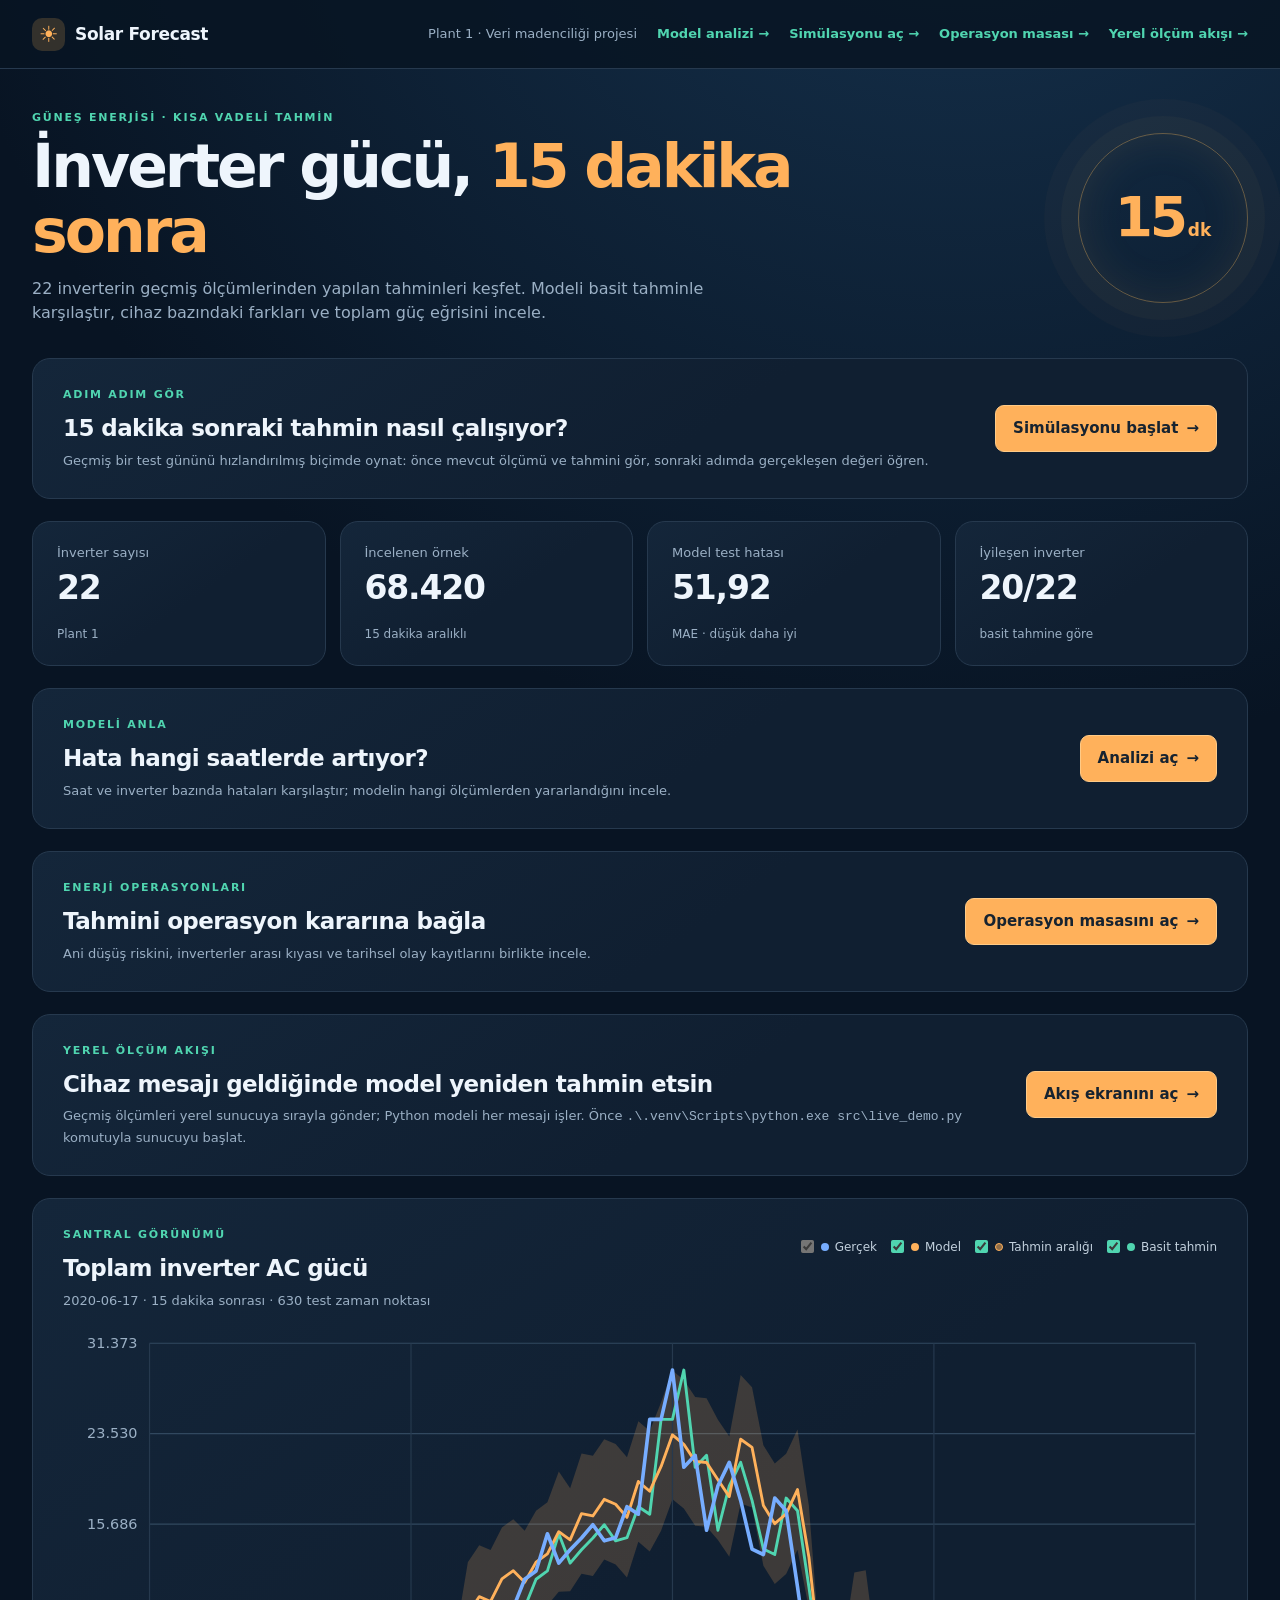
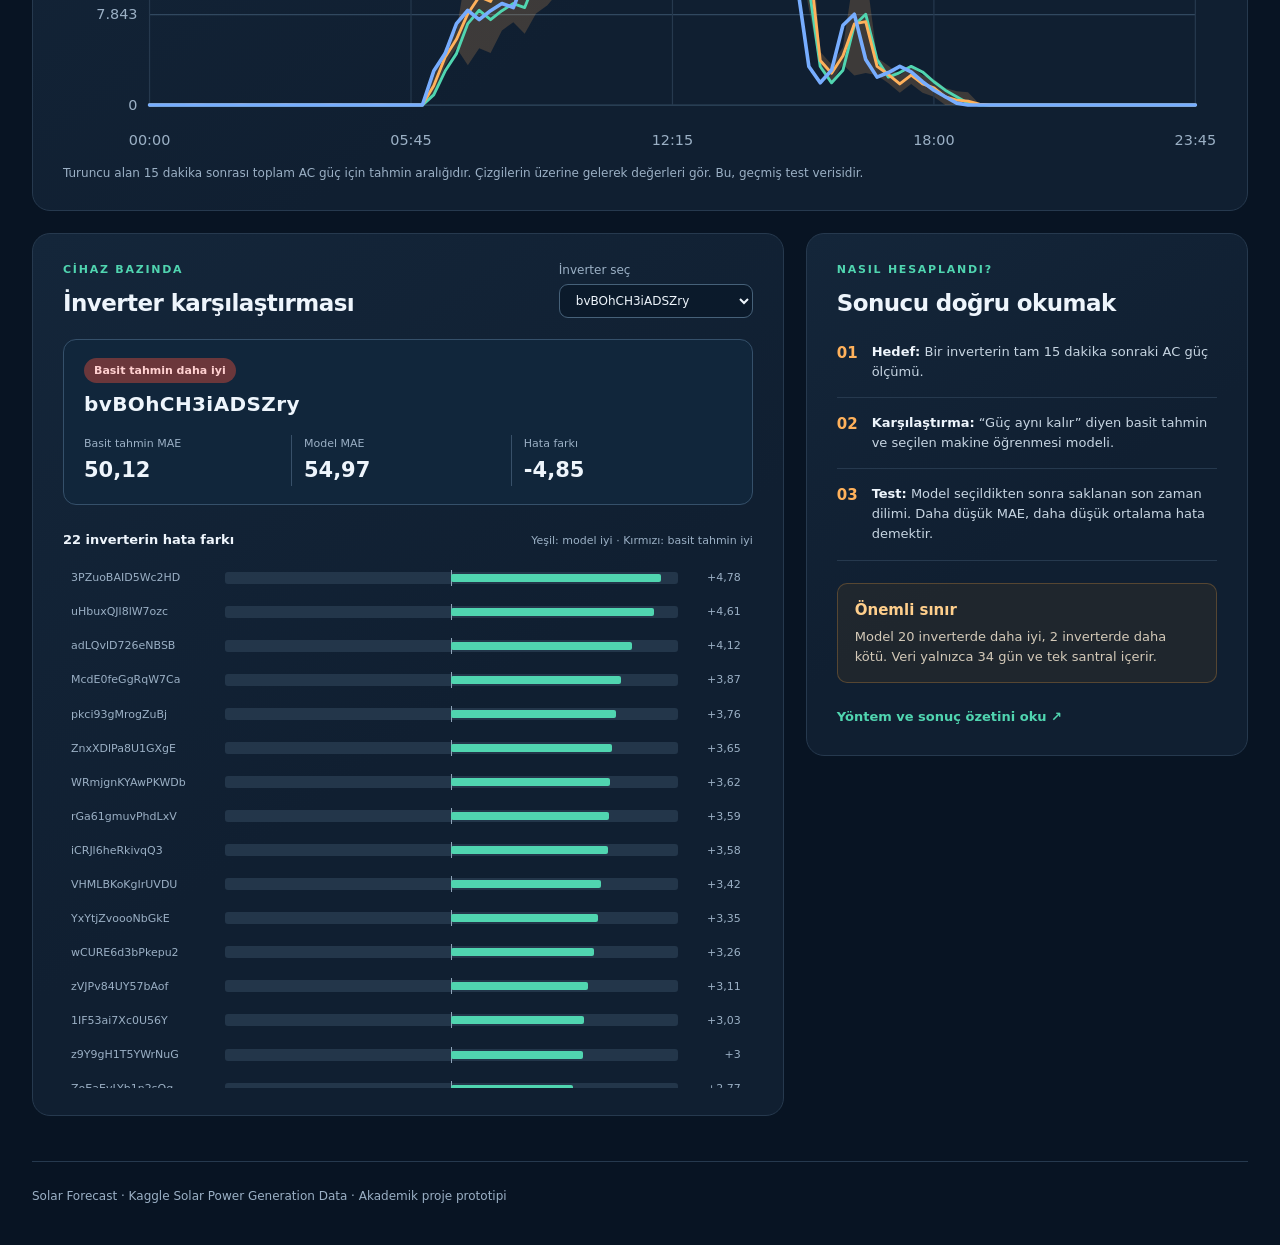
<file: index.html>
<!doctype html>
<html lang="tr">
  <head>
    <meta charset="utf-8" />
    <meta name="viewport" content="width=device-width, initial-scale=1" />
    <meta http-equiv="refresh" content="0; url=dashboard/" />
    <title>Solar Forecast</title>
  </head>
  <body>
    <p><a href="dashboard/">Sonuç ekranını aç</a></p>
  </body>
</html>
</file>
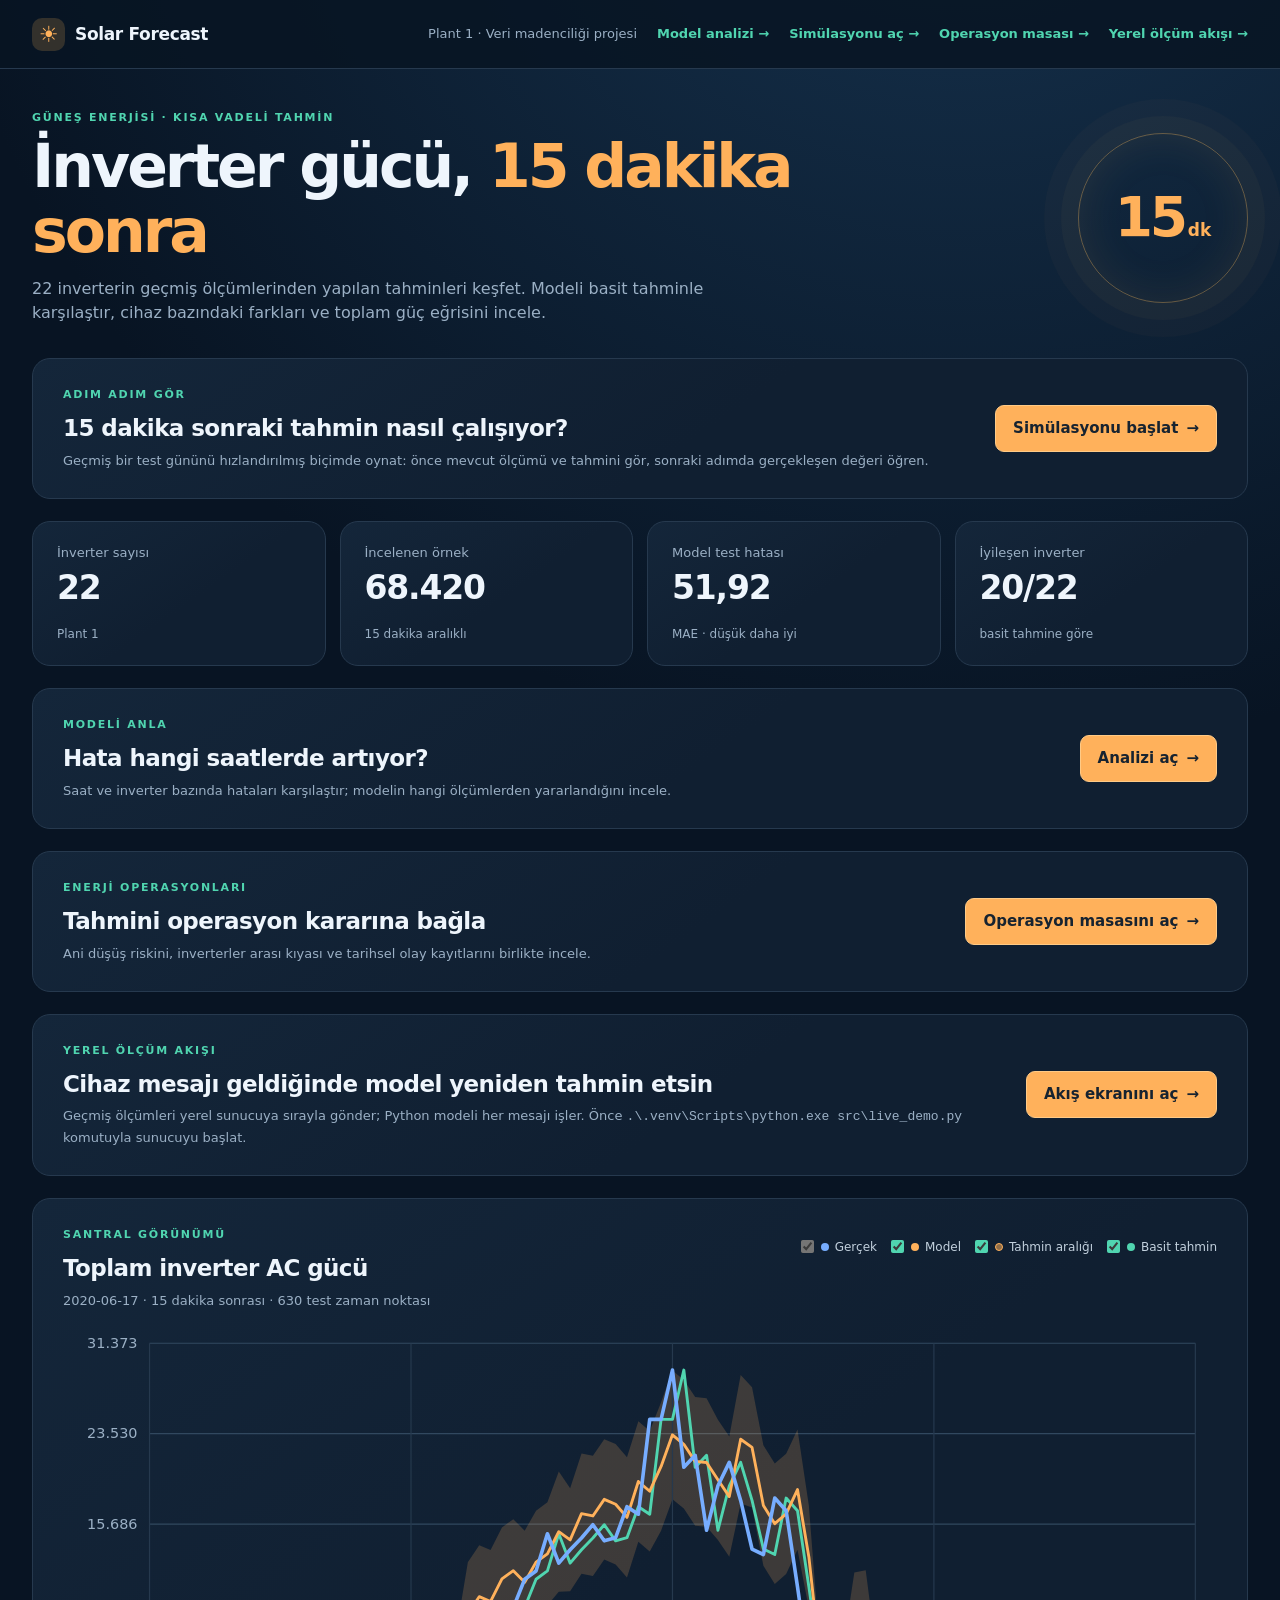
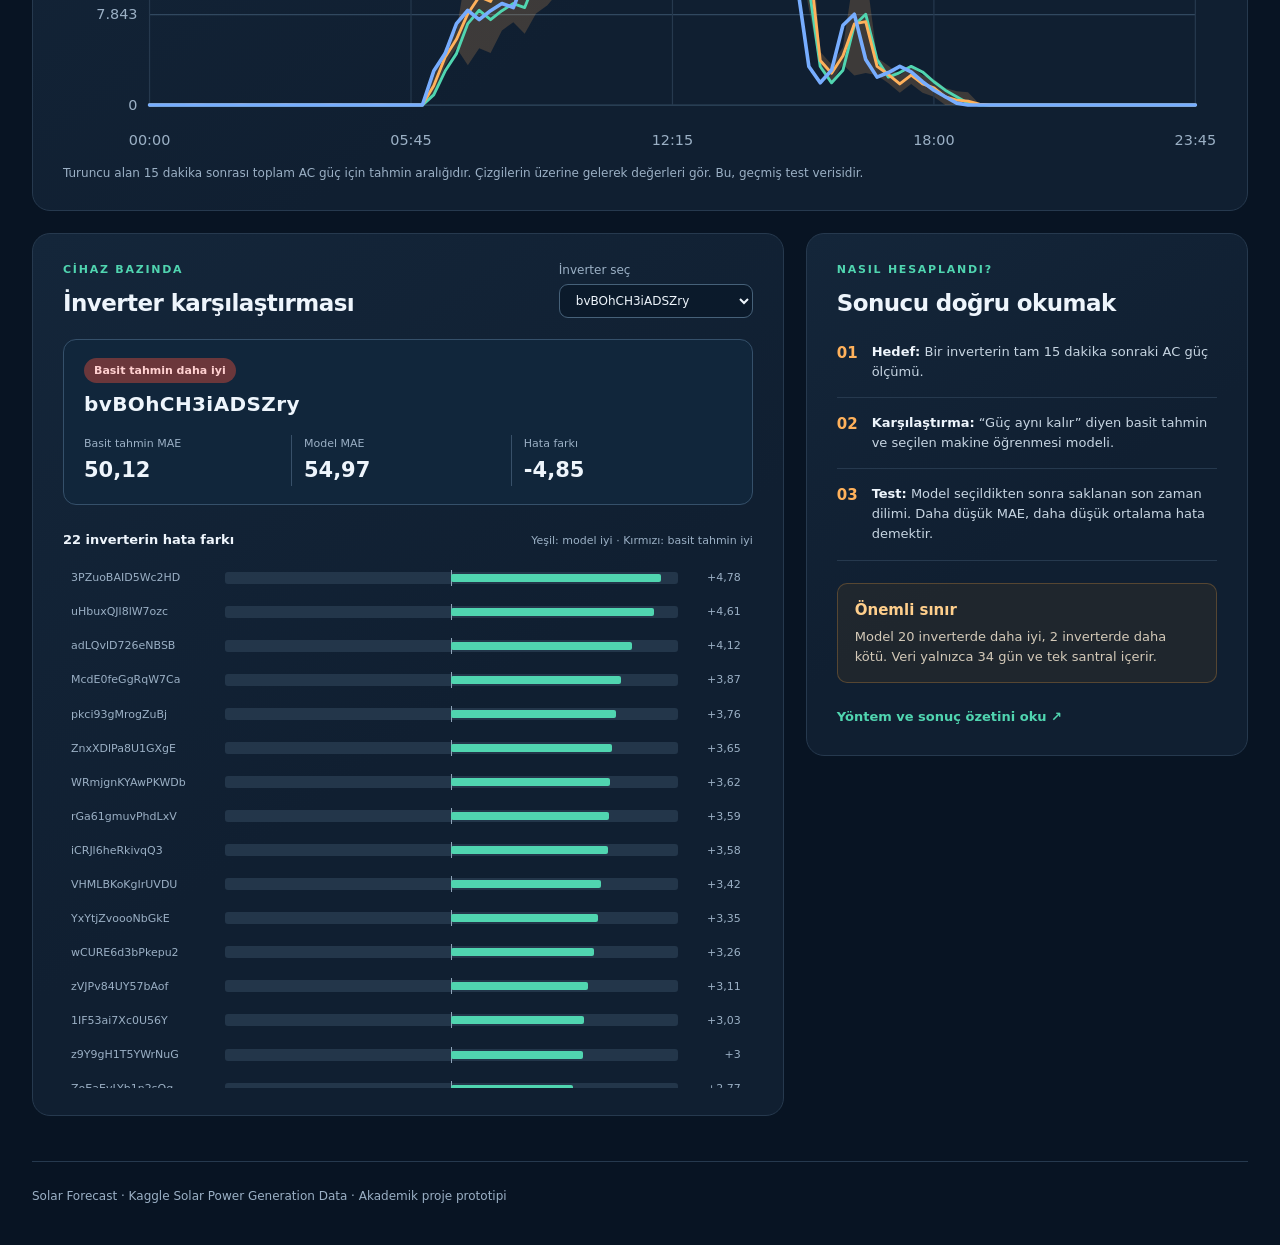
<file: dashboard/index.html>
<!doctype html>
<html lang="tr">
  <head>
    <meta charset="utf-8" />
    <meta name="viewport" content="width=device-width, initial-scale=1" />
    <meta name="theme-color" content="#0a1728" />
    <title>Solar Forecast | İnverter Güç Analizi</title>
    <link rel="stylesheet" href="style.css" />
    <script defer src="data.js"></script>
    <script defer src="app.js"></script>
  </head>
  <body>
    <header class="topbar">
      <div class="container topbar-inner">
        <div class="brand"><span class="brand-mark" aria-hidden="true">☀</span> Solar Forecast</div>
        <nav class="topbar-nav" aria-label="Sayfalar">
          <span class="topbar-tag">Plant 1 · Veri madenciliği projesi</span>
          <a class="nav-link" href="analysis.html">Model analizi <span aria-hidden="true">→</span></a>
          <a class="nav-link" href="simulation.html">Simülasyonu aç <span aria-hidden="true">→</span></a>
          <a class="nav-link" href="operations.html">Operasyon masası <span aria-hidden="true">→</span></a>
          <a class="nav-link" href="http://127.0.0.1:8765/">Yerel ölçüm akışı <span aria-hidden="true">→</span></a>
        </nav>
      </div>
    </header>

    <main class="container">
      <section class="hero" aria-labelledby="page-title">
        <div>
          <p class="eyebrow">GÜNEŞ ENERJİSİ · KISA VADELİ TAHMİN</p>
          <h1 id="page-title">İnverter gücü, <span>15 dakika sonra</span></h1>
          <p class="hero-copy">
            22 inverterin geçmiş ölçümlerinden yapılan tahminleri keşfet. Modeli basit
            tahminle karşılaştır, cihaz bazındaki farkları ve toplam güç eğrisini incele.
          </p>
        </div>
        <div class="hero-orbit" aria-hidden="true"><span>15<span>dk</span></span></div>
      </section>

      <section class="simulation-invite panel" aria-labelledby="simulation-invite-title">
        <div>
          <p class="eyebrow">ADIM ADIM GÖR</p>
          <h2 id="simulation-invite-title">15 dakika sonraki tahmin nasıl çalışıyor?</h2>
          <p>Geçmiş bir test gününü hızlandırılmış biçimde oynat: önce mevcut ölçümü ve tahmini gör, sonraki adımda gerçekleşen değeri öğren.</p>
        </div>
        <a class="primary-link" href="simulation.html">Simülasyonu başlat <span aria-hidden="true">→</span></a>
      </section>

      <section class="metrics" aria-label="Özet sonuçlar">
        <article class="metric"><span>İnverter sayısı</span><strong id="metric-inverters">—</strong><small>Plant 1</small></article>
        <article class="metric"><span>İncelenen örnek</span><strong id="metric-examples">—</strong><small>15 dakika aralıklı</small></article>
        <article class="metric"><span>Model test hatası</span><strong id="metric-mae">—</strong><small>MAE · düşük daha iyi</small></article>
        <article class="metric"><span>İyileşen inverter</span><strong id="metric-improved">—</strong><small>basit tahmine göre</small></article>
      </section>

      <section class="simulation-invite panel" aria-labelledby="analysis-invite-title">
        <div>
          <p class="eyebrow">MODELİ ANLA</p>
          <h2 id="analysis-invite-title">Hata hangi saatlerde artıyor?</h2>
          <p>Saat ve inverter bazında hataları karşılaştır; modelin hangi ölçümlerden yararlandığını incele.</p>
        </div>
        <a class="primary-link" href="analysis.html">Analizi aç <span aria-hidden="true">→</span></a>
      </section>

      <section class="simulation-invite panel" aria-labelledby="operations-invite-title">
        <div>
          <p class="eyebrow">ENERJİ OPERASYONLARI</p>
          <h2 id="operations-invite-title">Tahmini operasyon kararına bağla</h2>
          <p>Ani düşüş riskini, inverterler arası kıyası ve tarihsel olay kayıtlarını birlikte incele.</p>
        </div>
        <a class="primary-link" href="operations.html">Operasyon masasını aç <span aria-hidden="true">→</span></a>
      </section>

      <section class="simulation-invite panel" aria-labelledby="live-invite-title">
        <div>
          <p class="eyebrow">YEREL ÖLÇÜM AKIŞI</p>
          <h2 id="live-invite-title">Cihaz mesajı geldiğinde model yeniden tahmin etsin</h2>
          <p>Geçmiş ölçümleri yerel sunucuya sırayla gönder; Python modeli her mesajı işler. Önce <code>.\.venv\Scripts\python.exe src\live_demo.py</code> komutuyla sunucuyu başlat.</p>
        </div>
        <a class="primary-link" href="http://127.0.0.1:8765/">Akış ekranını aç <span aria-hidden="true">→</span></a>
      </section>

      <section class="panel chart-panel" aria-labelledby="plant-title">
        <div class="section-heading">
          <div>
            <p class="eyebrow">SANTRAL GÖRÜNÜMÜ</p>
            <h2 id="plant-title">Toplam inverter AC gücü</h2>
            <p id="chart-subtitle" class="muted"></p>
          </div>
          <div class="legend" aria-label="Grafikteki çizgiler">
            <label><input type="checkbox" data-series="actual" checked disabled /><i class="dot actual"></i>Gerçek</label>
            <label><input type="checkbox" data-series="model" checked /><i class="dot model"></i>Model</label>
            <label><input type="checkbox" data-series="interval" checked /><i class="dot interval"></i>Tahmin aralığı</label>
            <label><input type="checkbox" data-series="baseline" checked /><i class="dot baseline"></i>Basit tahmin</label>
          </div>
        </div>
        <div class="chart-wrap">
          <svg id="power-chart" viewBox="0 0 960 360" role="img" aria-label="Son test gününde gerçek ve tahmini toplam inverter gücü"></svg>
          <div id="chart-tooltip" class="chart-tooltip" hidden></div>
        </div>
        <p class="chart-note">Turuncu alan 15 dakika sonrası toplam AC güç için tahmin aralığıdır. Çizgilerin üzerine gelerek değerleri gör. Bu, geçmiş test verisidir.</p>
      </section>

      <section class="detail-grid">
        <article class="panel inverter-panel" aria-labelledby="inverter-title">
          <div class="section-heading">
            <div>
              <p class="eyebrow">CİHAZ BAZINDA</p>
              <h2 id="inverter-title">İnverter karşılaştırması</h2>
            </div>
            <label class="select-label" for="inverter-select">İnverter seç
              <select id="inverter-select"></select>
            </label>
          </div>
          <div class="selected-card">
            <span id="selected-status" class="status">—</span>
            <strong id="selected-id">—</strong>
            <div class="selected-numbers">
              <div><span>Basit tahmin MAE</span><strong id="selected-baseline">—</strong></div>
              <div><span>Model MAE</span><strong id="selected-model">—</strong></div>
              <div><span>Hata farkı</span><strong id="selected-delta">—</strong></div>
            </div>
          </div>
          <div class="bar-heading"><span>22 inverterin hata farkı</span><small>Yeşil: model iyi · Kırmızı: basit tahmin iyi</small></div>
          <div id="inverter-bars" class="bars"></div>
        </article>

        <aside class="panel method-panel" aria-labelledby="method-title">
          <p class="eyebrow">NASIL HESAPLANDI?</p>
          <h2 id="method-title">Sonucu doğru okumak</h2>
          <div class="method-step"><span>01</span><p><strong>Hedef:</strong> Bir inverterin tam 15 dakika sonraki AC güç ölçümü.</p></div>
          <div class="method-step"><span>02</span><p><strong>Karşılaştırma:</strong> “Güç aynı kalır” diyen basit tahmin ve seçilen makine öğrenmesi modeli.</p></div>
          <div class="method-step"><span>03</span><p><strong>Test:</strong> Model seçildikten sonra saklanan son zaman dilimi. Daha düşük MAE, daha düşük ortalama hata demektir.</p></div>
          <div class="callout"><strong>Önemli sınır</strong><p>Model 20 inverterde daha iyi, 2 inverterde daha kötü. Veri yalnızca 34 gün ve tek santral içerir.</p></div>
          <a class="text-link" href="../reports/proje_ozeti.md">Yöntem ve sonuç özetini oku <span aria-hidden="true">↗</span></a>
        </aside>
      </section>

      <footer>Solar Forecast · Kaggle Solar Power Generation Data · Akademik proje prototipi</footer>
    </main>
  </body>
</html>
</file>
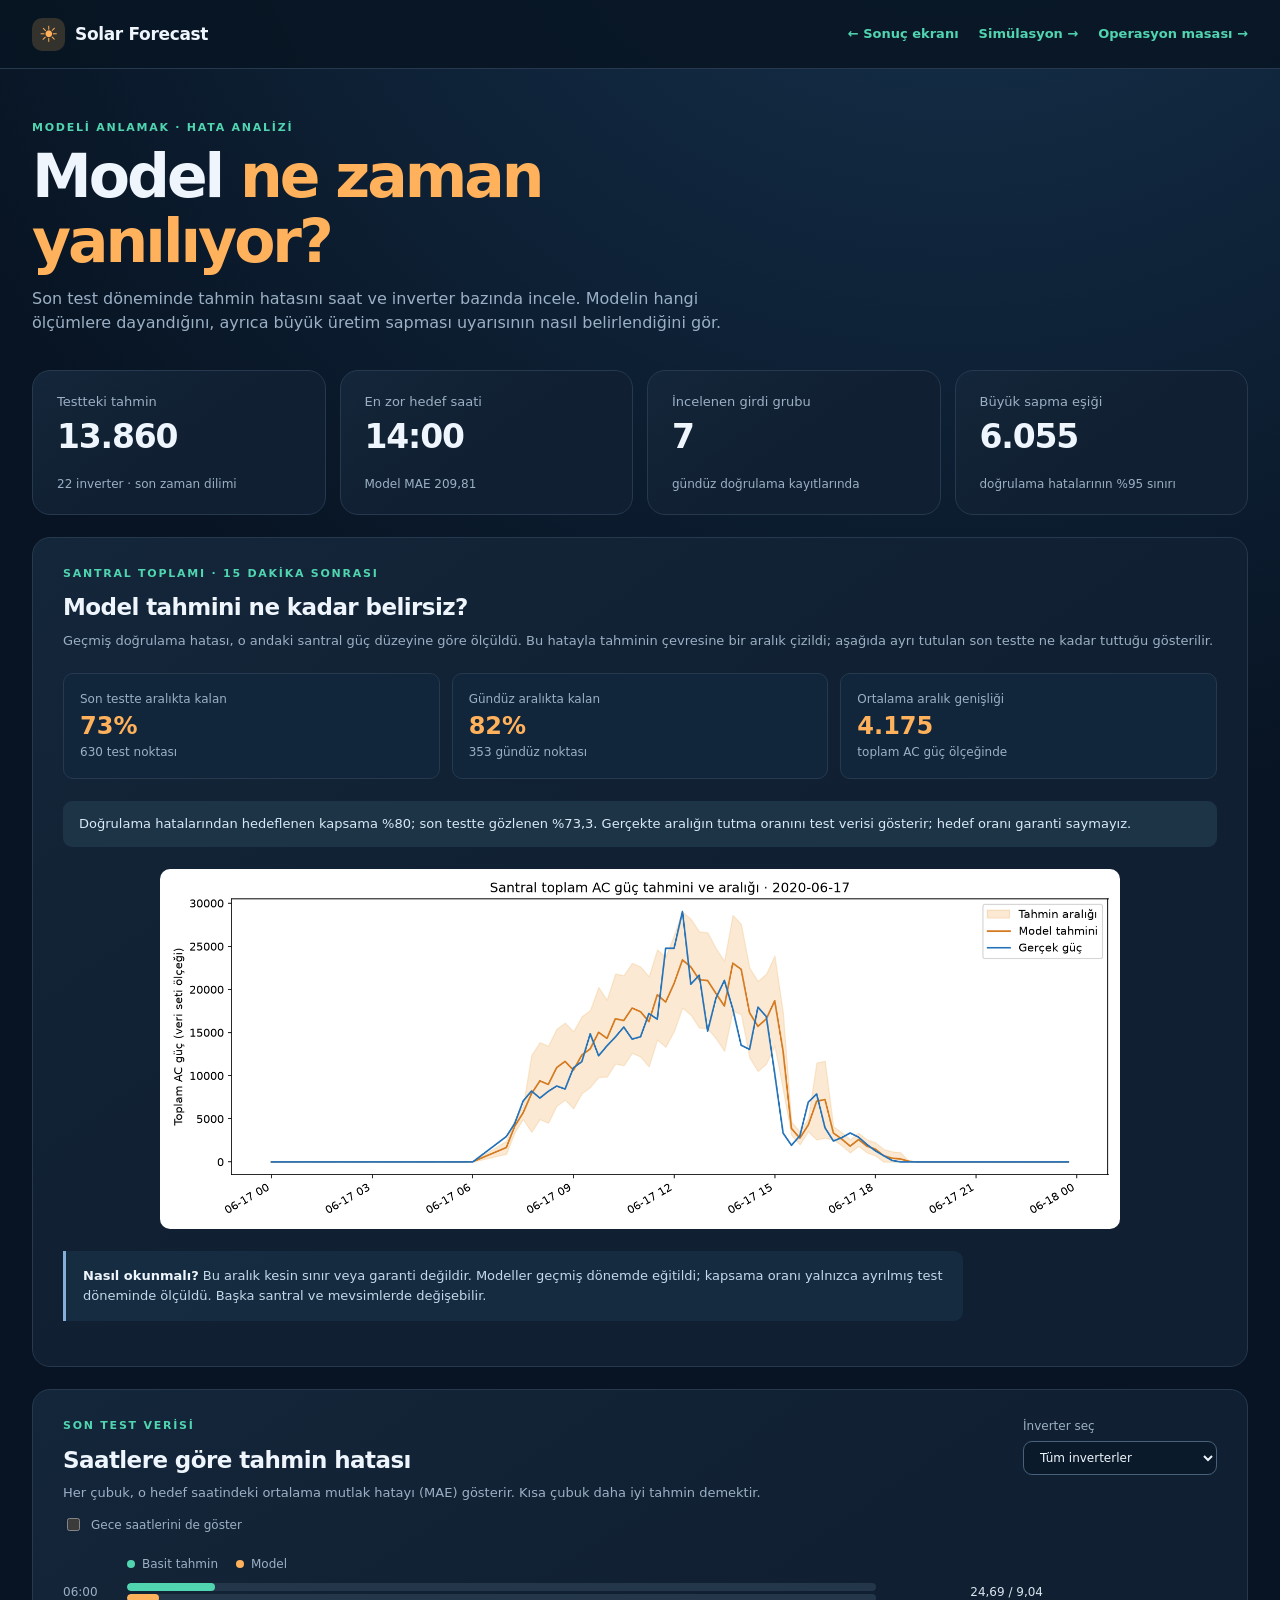
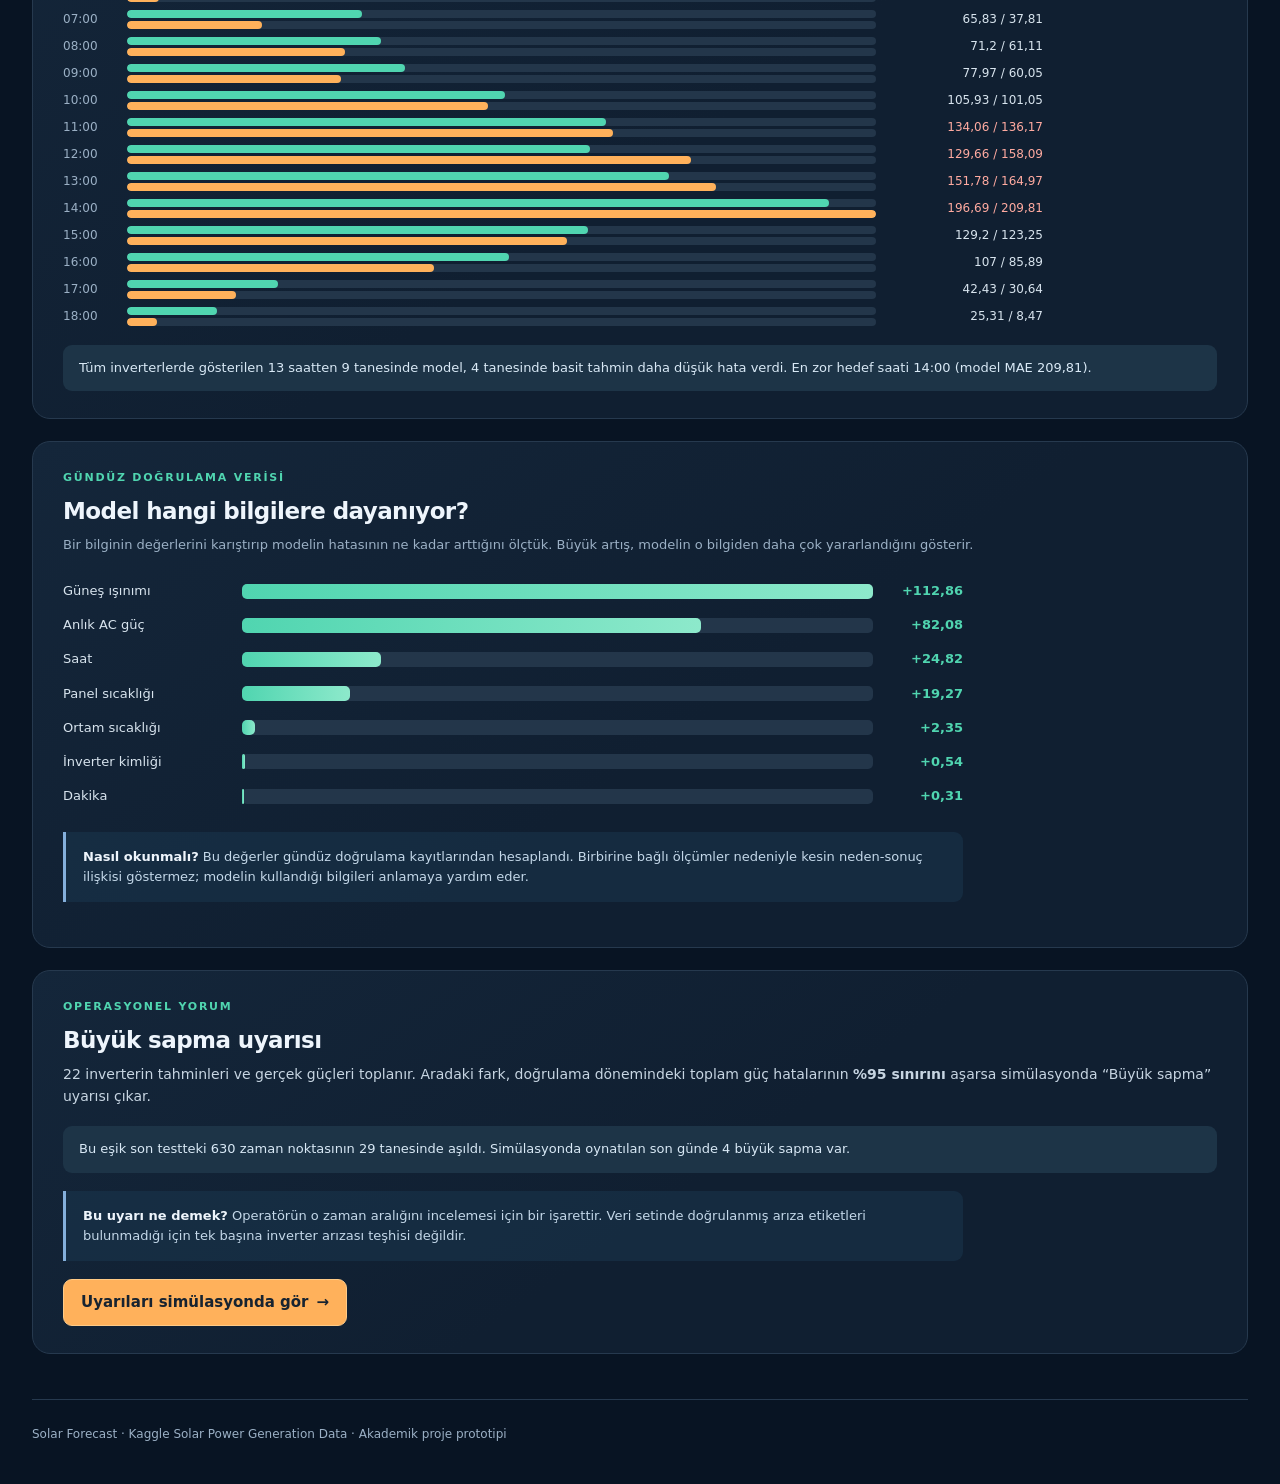
<file: dashboard/analysis.html>
<!doctype html>
<html lang="tr">
  <head>
    <meta charset="utf-8" />
    <meta name="viewport" content="width=device-width, initial-scale=1" />
    <meta name="theme-color" content="#0a1728" />
    <title>Solar Forecast | Model Analizi</title>
    <link rel="stylesheet" href="style.css" />
    <script defer src="data.js"></script>
    <script defer src="analysis.js"></script>
  </head>
  <body>
    <header class="topbar">
      <div class="container topbar-inner">
        <div class="brand"><span class="brand-mark" aria-hidden="true">☀</span> Solar Forecast</div>
        <nav class="topbar-nav" aria-label="Sayfalar">
          <a class="nav-link" href="index.html">← Sonuç ekranı</a>
          <a class="nav-link" href="simulation.html">Simülasyon →</a>
          <a class="nav-link" href="operations.html">Operasyon masası →</a>
        </nav>
      </div>
    </header>

    <main class="container">
      <section class="analysis-hero" aria-labelledby="analysis-title">
        <p class="eyebrow">MODELİ ANLAMAK · HATA ANALİZİ</p>
        <h1 id="analysis-title">Model <span>ne zaman yanılıyor?</span></h1>
        <p class="hero-copy">Son test döneminde tahmin hatasını saat ve inverter bazında incele. Modelin hangi ölçümlere dayandığını, ayrıca büyük üretim sapması uyarısının nasıl belirlendiğini gör.</p>
      </section>

      <section class="analysis-summary" aria-label="Analiz özeti">
        <article class="metric"><span>Testteki tahmin</span><strong id="analysis-examples">—</strong><small>22 inverter · son zaman dilimi</small></article>
        <article class="metric"><span>En zor hedef saati</span><strong id="hardest-hour">—</strong><small id="hardest-error">Modelin en yüksek saatlik MAE değeri</small></article>
        <article class="metric"><span>İncelenen girdi grubu</span><strong id="feature-count">—</strong><small>gündüz doğrulama kayıtlarında</small></article>
        <article class="metric"><span>Büyük sapma eşiği</span><strong id="alert-threshold">—</strong><small>doğrulama hatalarının %95 sınırı</small></article>
      </section>

      <section class="panel analysis-panel" aria-labelledby="interval-title">
        <p class="eyebrow">SANTRAL TOPLAMI · 15 DAKİKA SONRASI</p>
        <h2 id="interval-title">Model tahmini ne kadar belirsiz?</h2>
        <p class="muted">Geçmiş doğrulama hatası, o andaki santral güç düzeyine göre ölçüldü. Bu hatayla tahminin çevresine bir aralık çizildi; aşağıda ayrı tutulan son testte ne kadar tuttuğu gösterilir.</p>
        <div class="operation-facts">
          <div><span>Son testte aralıkta kalan</span><strong id="interval-coverage">—</strong><small id="interval-count">—</small></div>
          <div><span>Gündüz aralıkta kalan</span><strong id="interval-daytime">—</strong><small id="interval-daytime-count">—</small></div>
          <div><span>Ortalama aralık genişliği</span><strong id="interval-width">—</strong><small>toplam AC güç ölçeğinde</small></div>
        </div>
        <p id="interval-reading" class="analysis-insight"></p>
        <img class="report-figure" src="../reports/figures/plant_interval_last_day.png" alt="Son test gününde gerçek toplam AC güç, model tahmini ve tahmin aralığı" />
        <div class="analysis-note"><strong>Nasıl okunmalı?</strong> Bu aralık kesin sınır veya garanti değildir. Modeller geçmiş dönemde eğitildi; kapsama oranı yalnızca ayrılmış test döneminde ölçüldü. Başka santral ve mevsimlerde değişebilir.</div>
      </section>

      <section class="panel analysis-panel" aria-labelledby="hourly-title">
        <div class="section-heading">
          <div>
            <p class="eyebrow">SON TEST VERİSİ</p>
            <h2 id="hourly-title">Saatlere göre tahmin hatası</h2>
            <p class="muted">Her çubuk, o hedef saatindeki ortalama mutlak hatayı (MAE) gösterir. Kısa çubuk daha iyi tahmin demektir.</p>
          </div>
          <label class="select-label" for="analysis-inverter">İnverter seç
            <select id="analysis-inverter"><option value="all">Tüm inverterler</option></select>
          </label>
        </div>
        <label class="analysis-checkbox"><input type="checkbox" id="show-night" /> Gece saatlerini de göster</label>
        <div class="analysis-legend"><span><i class="dot baseline"></i> Basit tahmin</span><span><i class="dot model"></i> Model</span></div>
        <div id="hourly-bars" class="hourly-bars"></div>
        <p id="hourly-insight" class="analysis-insight"></p>
      </section>

      <section class="panel analysis-panel" aria-labelledby="importance-title">
        <p class="eyebrow">GÜNDÜZ DOĞRULAMA VERİSİ</p>
        <h2 id="importance-title">Model hangi bilgilere dayanıyor?</h2>
        <p class="muted">Bir bilginin değerlerini karıştırıp modelin hatasının ne kadar arttığını ölçtük. Büyük artış, modelin o bilgiden daha çok yararlandığını gösterir.</p>
        <div id="importance-bars" class="importance-bars"></div>
        <div class="analysis-note"><strong>Nasıl okunmalı?</strong> Bu değerler gündüz doğrulama kayıtlarından hesaplandı. Birbirine bağlı ölçümler nedeniyle kesin neden-sonuç ilişkisi göstermez; modelin kullandığı bilgileri anlamaya yardım eder.</div>
      </section>

      <section class="panel analysis-panel" aria-labelledby="alert-method-title">
        <p class="eyebrow">OPERASYONEL YORUM</p>
        <h2 id="alert-method-title">Büyük sapma uyarısı</h2>
        <p>22 inverterin tahminleri ve gerçek güçleri toplanır. Aradaki fark, doğrulama dönemindeki toplam güç hatalarının <strong>%95 sınırını</strong> aşarsa simülasyonda “Büyük sapma” uyarısı çıkar.</p>
        <p id="alert-summary" class="analysis-insight"></p>
        <div class="analysis-note"><strong>Bu uyarı ne demek?</strong> Operatörün o zaman aralığını incelemesi için bir işarettir. Veri setinde doğrulanmış arıza etiketleri bulunmadığı için tek başına inverter arızası teşhisi değildir.</div>
        <a class="primary-link" href="simulation.html">Uyarıları simülasyonda gör <span aria-hidden="true">→</span></a>
      </section>

      <footer>Solar Forecast · Kaggle Solar Power Generation Data · Akademik proje prototipi</footer>
    </main>
  </body>
</html>
</file>
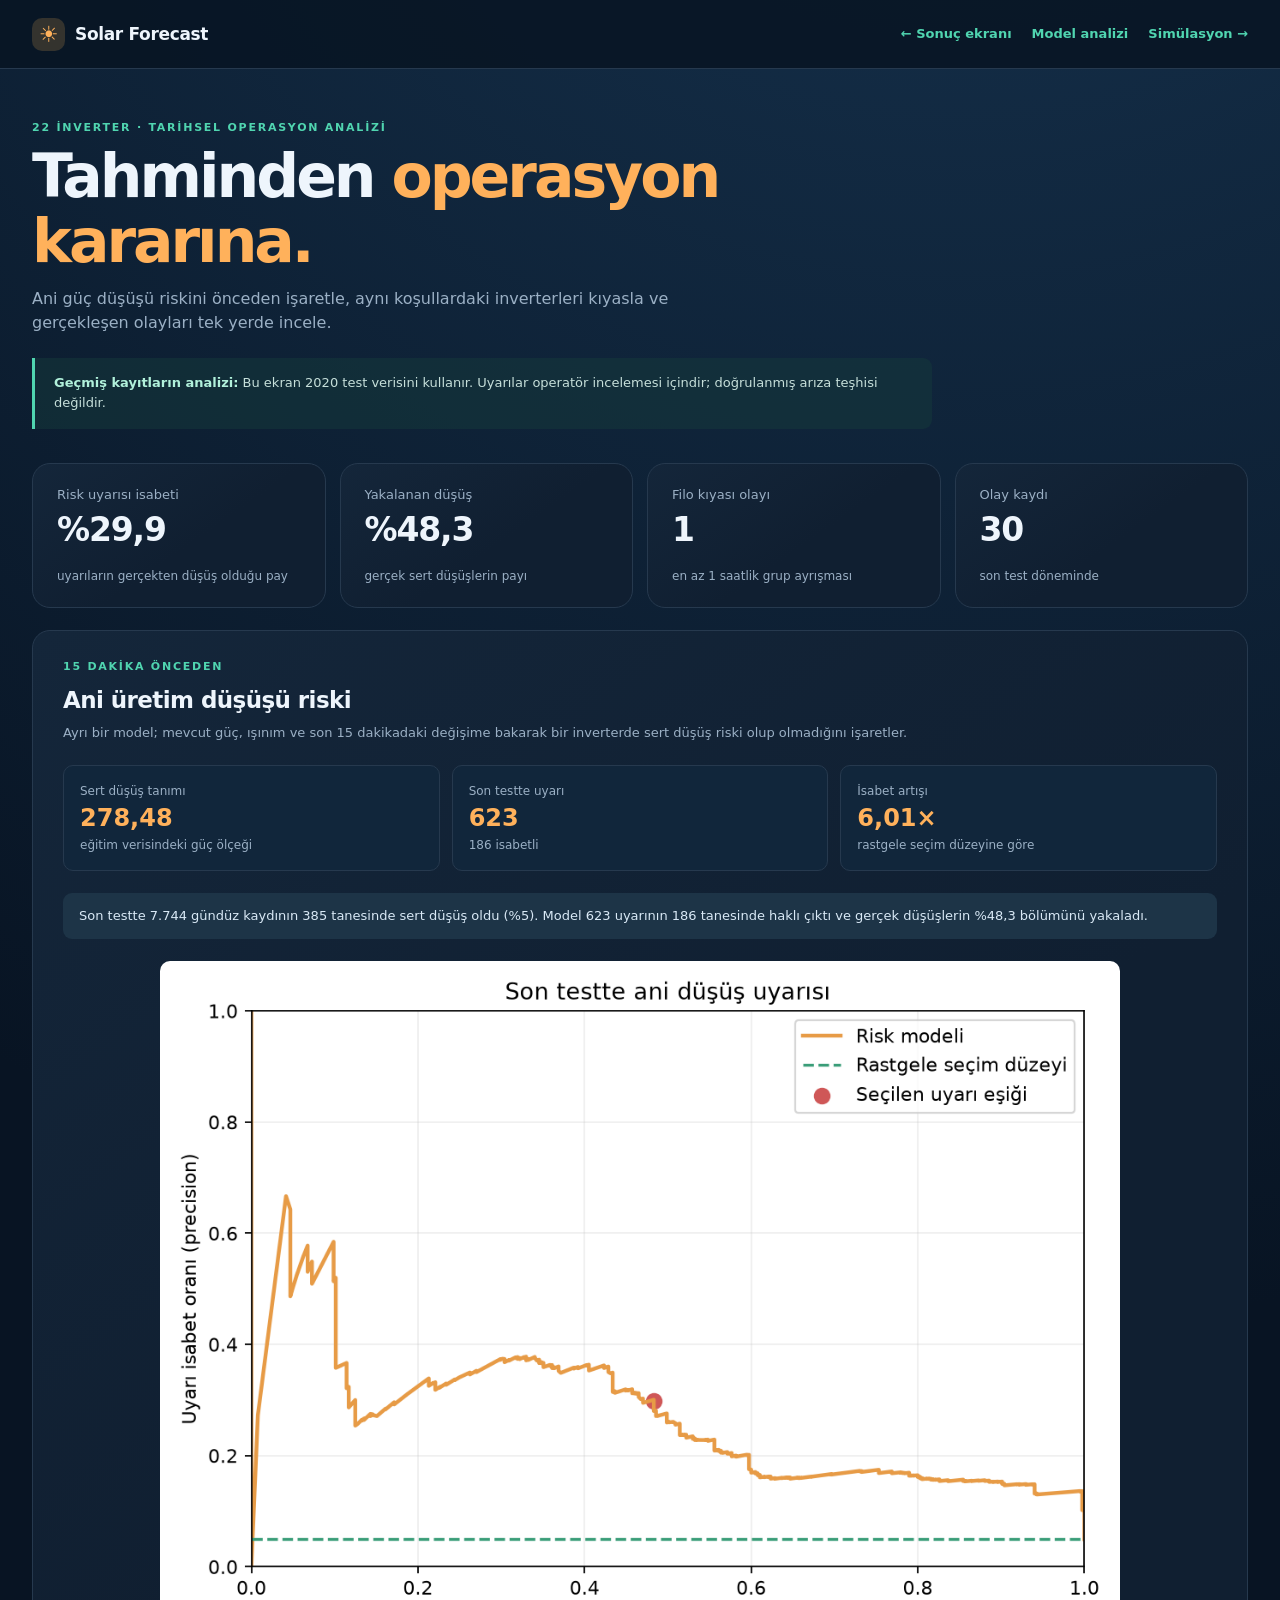
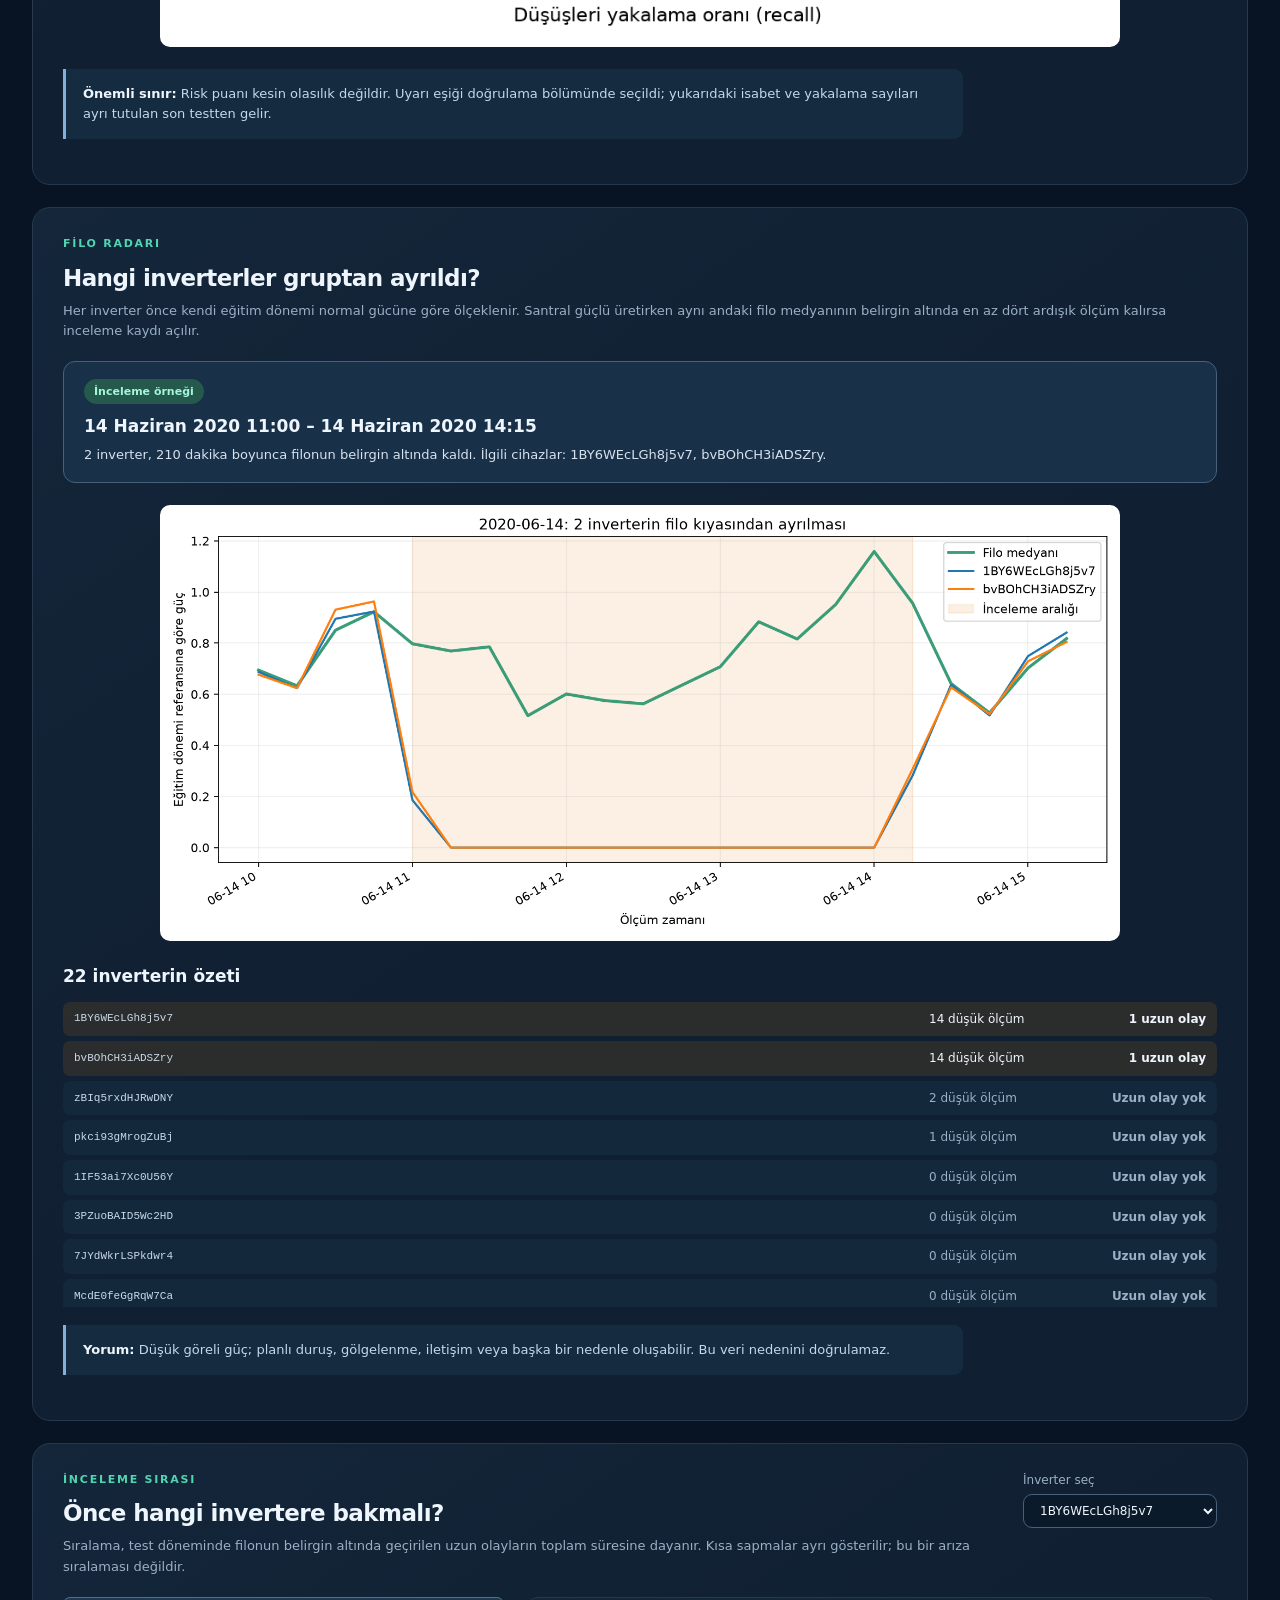
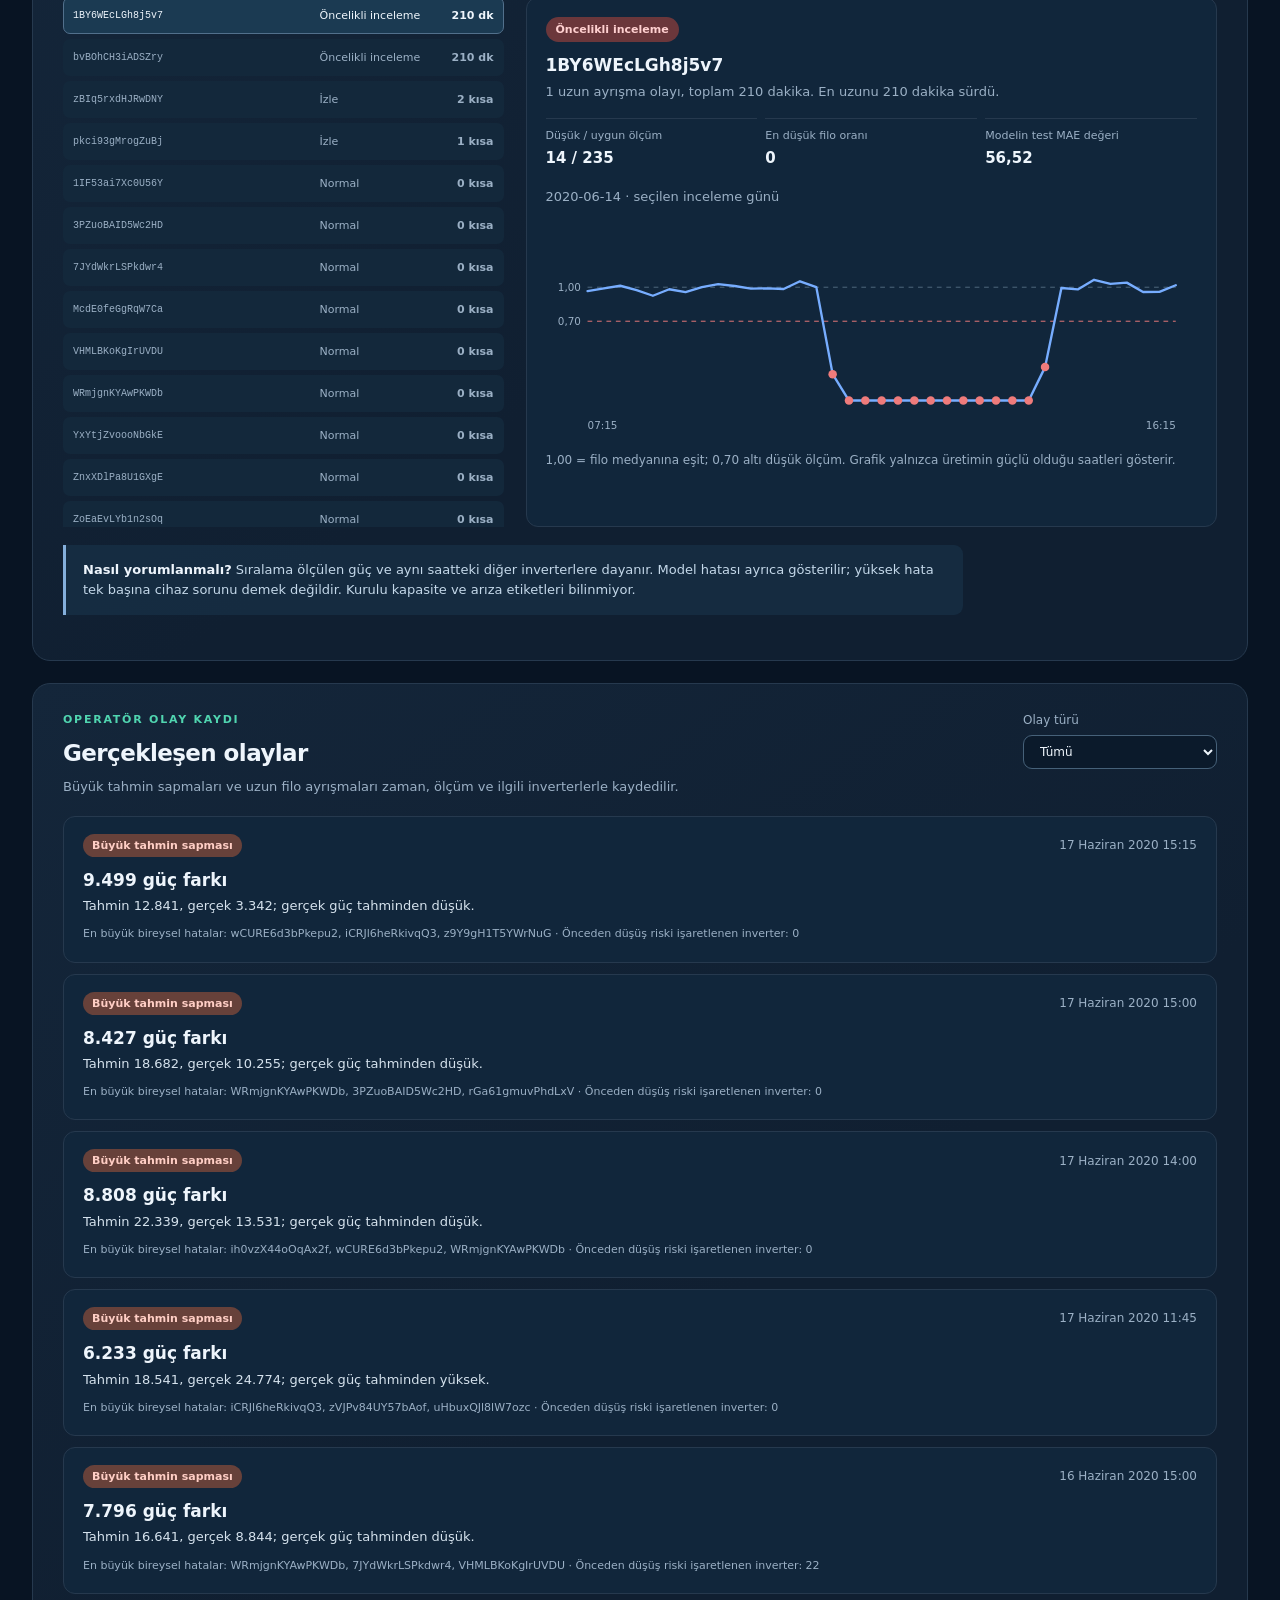
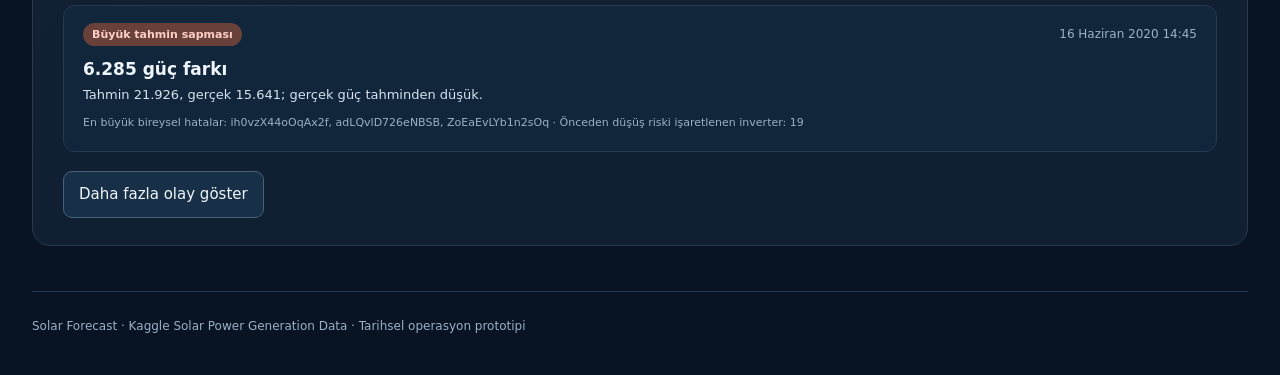
<file: dashboard/operations.html>
<!doctype html>
<html lang="tr">
  <head>
    <meta charset="utf-8" />
    <meta name="viewport" content="width=device-width, initial-scale=1" />
    <meta name="theme-color" content="#0a1728" />
    <title>Solar Forecast | Operasyon Masası</title>
    <link rel="stylesheet" href="style.css" />
    <script defer src="operations_data.js"></script>
    <script defer src="operations.js"></script>
  </head>
  <body>
    <header class="topbar">
      <div class="container topbar-inner">
        <div class="brand"><span class="brand-mark" aria-hidden="true">☀</span> Solar Forecast</div>
        <nav class="topbar-nav" aria-label="Sayfalar">
          <a class="nav-link" href="index.html">← Sonuç ekranı</a>
          <a class="nav-link" href="analysis.html">Model analizi</a>
          <a class="nav-link" href="simulation.html">Simülasyon →</a>
        </nav>
      </div>
    </header>

    <main class="container">
      <section class="analysis-hero" aria-labelledby="operations-title">
        <p class="eyebrow">22 İNVERTER · TARİHSEL OPERASYON ANALİZİ</p>
        <h1 id="operations-title">Tahminden <span>operasyon kararına.</span></h1>
        <p class="hero-copy">Ani güç düşüşü riskini önceden işaretle, aynı koşullardaki inverterleri kıyasla ve gerçekleşen olayları tek yerde incele.</p>
        <div class="replay-notice"><strong>Geçmiş kayıtların analizi:</strong> Bu ekran 2020 test verisini kullanır. Uyarılar operatör incelemesi içindir; doğrulanmış arıza teşhisi değildir.</div>
      </section>

      <section class="analysis-summary" aria-label="Operasyon özeti">
        <article class="metric"><span>Risk uyarısı isabeti</span><strong id="risk-precision">—</strong><small>uyarıların gerçekten düşüş olduğu pay</small></article>
        <article class="metric"><span>Yakalanan düşüş</span><strong id="risk-recall">—</strong><small>gerçek sert düşüşlerin payı</small></article>
        <article class="metric"><span>Filo kıyası olayı</span><strong id="peer-incidents">—</strong><small>en az 1 saatlik grup ayrışması</small></article>
        <article class="metric"><span>Olay kaydı</span><strong id="event-count">—</strong><small>son test döneminde</small></article>
      </section>

      <section class="panel analysis-panel" aria-labelledby="risk-title">
        <p class="eyebrow">15 DAKİKA ÖNCEDEN</p>
        <h2 id="risk-title">Ani üretim düşüşü riski</h2>
        <p class="muted">Ayrı bir model; mevcut güç, ışınım ve son 15 dakikadaki değişime bakarak bir inverterde sert düşüş riski olup olmadığını işaretler.</p>
        <div class="operation-facts">
          <div><span>Sert düşüş tanımı</span><strong id="drop-limit">—</strong><small>eğitim verisindeki güç ölçeği</small></div>
          <div><span>Son testte uyarı</span><strong id="risk-alerts">—</strong><small id="risk-correct">—</small></div>
          <div><span>İsabet artışı</span><strong id="risk-lift">—</strong><small>rastgele seçim düzeyine göre</small></div>
        </div>
        <p id="risk-reading" class="analysis-insight"></p>
        <img class="report-figure" src="../reports/figures/ramp_precision_recall.png" alt="Ani düşüş riski modelinin isabet ve yakalama oranlarını gösteren grafik" />
        <div class="analysis-note"><strong>Önemli sınır:</strong> Risk puanı kesin olasılık değildir. Uyarı eşiği doğrulama bölümünde seçildi; yukarıdaki isabet ve yakalama sayıları ayrı tutulan son testten gelir.</div>
      </section>

      <section class="panel analysis-panel" aria-labelledby="peer-title">
        <p class="eyebrow">FİLO RADARI</p>
        <h2 id="peer-title">Hangi inverterler gruptan ayrıldı?</h2>
        <p class="muted">Her inverter önce kendi eğitim dönemi normal gücüne göre ölçeklenir. Santral güçlü üretirken aynı andaki filo medyanının belirgin altında en az dört ardışık ölçüm kalırsa inceleme kaydı açılır.</p>
        <div id="featured-peer" class="featured-peer"></div>
        <img class="report-figure" src="../reports/figures/peer_case.png" alt="14 Haziran 2020 tarihinde iki inverterin üretiminin filo medyanına göre düşmesini gösteren grafik" />
        <h3>22 inverterin özeti</h3>
        <div id="peer-list" class="peer-list"></div>
        <div class="analysis-note"><strong>Yorum:</strong> Düşük göreli güç; planlı duruş, gölgelenme, iletişim veya başka bir nedenle oluşabilir. Bu veri nedenini doğrulamaz.</div>
      </section>

      <section class="panel analysis-panel" aria-labelledby="priority-title">
        <div class="section-heading">
          <div>
            <p class="eyebrow">İNCELEME SIRASI</p>
            <h2 id="priority-title">Önce hangi invertere bakmalı?</h2>
            <p class="muted">Sıralama, test döneminde filonun belirgin altında geçirilen uzun olayların toplam süresine dayanır. Kısa sapmalar ayrı gösterilir; bu bir arıza sıralaması değildir.</p>
          </div>
          <label class="select-label" for="priority-select">İnverter seç
            <select id="priority-select"></select>
          </label>
        </div>
        <div class="priority-layout">
          <div id="priority-list" class="priority-list"></div>
          <div class="priority-detail">
            <span id="priority-status" class="status">—</span>
            <h3 id="priority-id">—</h3>
            <p id="priority-explanation" class="muted"></p>
            <div id="priority-facts" class="priority-facts"></div>
            <p id="priority-chart-label" class="muted"></p>
            <div class="priority-chart-wrap"><svg id="priority-chart" viewBox="0 0 690 250" role="img" aria-label="Seçilen inverterin filo medyanına göre üretim oranı"></svg></div>
            <p class="chart-note">1,00 = filo medyanına eşit; 0,70 altı düşük ölçüm. Grafik yalnızca üretimin güçlü olduğu saatleri gösterir.</p>
          </div>
        </div>
        <div class="analysis-note"><strong>Nasıl yorumlanmalı?</strong> Sıralama ölçülen güç ve aynı saatteki diğer inverterlere dayanır. Model hatası ayrıca gösterilir; yüksek hata tek başına cihaz sorunu demek değildir. Kurulu kapasite ve arıza etiketleri bilinmiyor.</div>
      </section>

      <section class="panel analysis-panel" aria-labelledby="events-title">
        <div class="section-heading">
          <div>
            <p class="eyebrow">OPERATÖR OLAY KAYDI</p>
            <h2 id="events-title">Gerçekleşen olaylar</h2>
            <p class="muted">Büyük tahmin sapmaları ve uzun filo ayrışmaları zaman, ölçüm ve ilgili inverterlerle kaydedilir.</p>
          </div>
          <label class="select-label" for="event-filter">Olay türü
            <select id="event-filter">
              <option value="all">Tümü</option>
              <option value="peer">Filo kıyası</option>
              <option value="deviation">Büyük tahmin sapması</option>
            </select>
          </label>
        </div>
        <div id="event-list" class="event-list"></div>
        <button id="show-more-events" class="secondary-button" type="button">Daha fazla olay göster</button>
      </section>

      <footer>Solar Forecast · Kaggle Solar Power Generation Data · Tarihsel operasyon prototipi</footer>
    </main>
  </body>
</html>
</file>
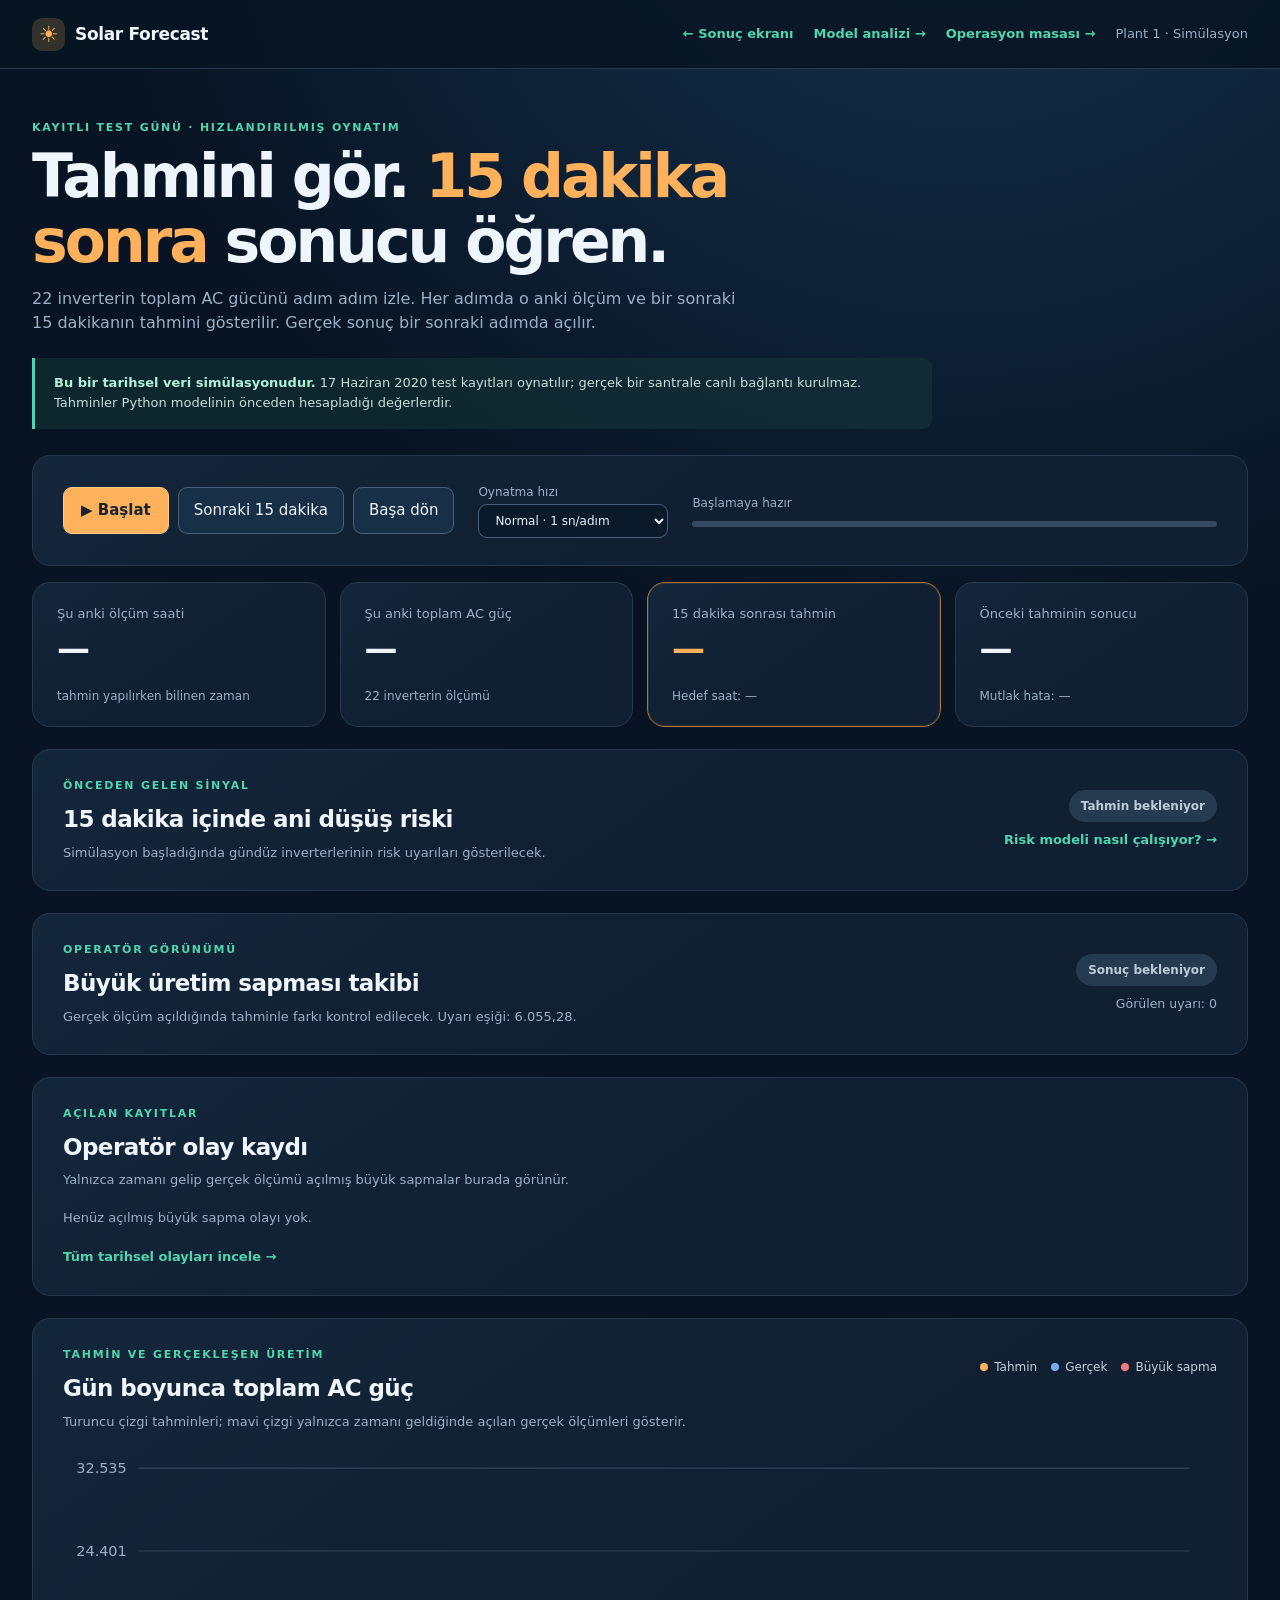
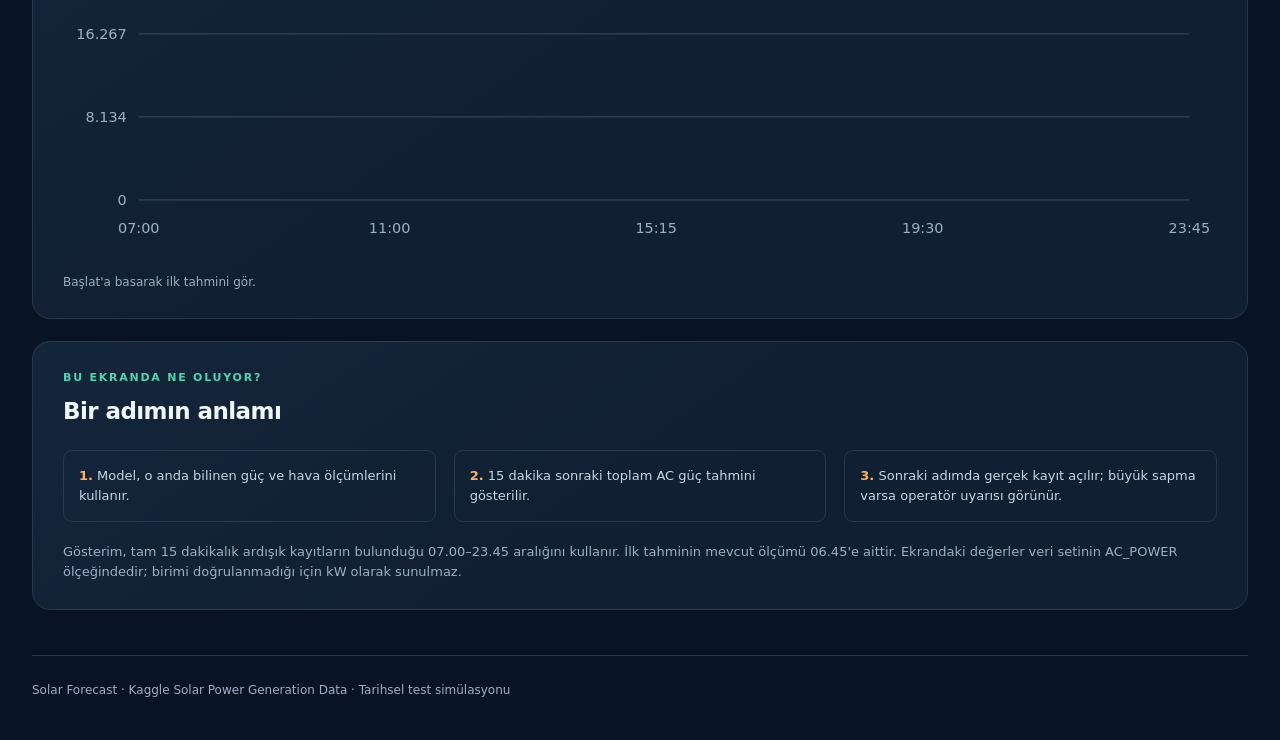
<file: dashboard/simulation.html>
<!doctype html>
<html lang="tr">
  <head>
    <meta charset="utf-8" />
    <meta name="viewport" content="width=device-width, initial-scale=1" />
    <meta name="theme-color" content="#0a1728" />
    <title>Solar Forecast | Tahmin Simülasyonu</title>
    <link rel="stylesheet" href="style.css" />
    <script defer src="data.js"></script>
    <script defer src="operations_data.js"></script>
    <script defer src="replay.js"></script>
  </head>
  <body>
    <header class="topbar">
      <div class="container topbar-inner">
        <div class="brand"><span class="brand-mark" aria-hidden="true">☀</span> Solar Forecast</div>
        <nav class="topbar-nav" aria-label="Sayfalar">
          <a class="nav-link" href="index.html">← Sonuç ekranı</a>
          <a class="nav-link" href="analysis.html">Model analizi →</a>
          <a class="nav-link" href="operations.html">Operasyon masası →</a>
          <span class="topbar-tag">Plant 1 · Simülasyon</span>
        </nav>
      </div>
    </header>

    <main class="container">
      <section class="replay-hero" aria-labelledby="replay-title">
        <p class="eyebrow">KAYITLI TEST GÜNÜ · HIZLANDIRILMIŞ OYNATIM</p>
        <h1 id="replay-title">Tahmini gör. <span>15 dakika sonra</span> sonucu öğren.</h1>
        <p class="hero-copy">22 inverterin toplam AC gücünü adım adım izle. Her adımda o anki ölçüm ve bir sonraki 15 dakikanın tahmini gösterilir. Gerçek sonuç bir sonraki adımda açılır.</p>
        <div class="replay-notice"><strong>Bu bir tarihsel veri simülasyonudur.</strong> 17 Haziran 2020 test kayıtları oynatılır; gerçek bir santrale canlı bağlantı kurulmaz. Tahminler Python modelinin önceden hesapladığı değerlerdir.</div>
      </section>

      <section class="panel replay-controls" aria-label="Simülasyon kontrolleri">
        <div class="control-buttons">
          <button id="play-button" class="primary-button" type="button">▶ Başlat</button>
          <button id="next-button" class="secondary-button" type="button">Sonraki 15 dakika</button>
          <button id="reset-button" class="secondary-button" type="button">Başa dön</button>
        </div>
        <label class="speed-control" for="speed-select">Oynatma hızı
          <select id="speed-select">
            <option value="2000">Yavaş · 2 sn/adım</option>
            <option value="1000" selected>Normal · 1 sn/adım</option>
            <option value="500">Hızlı · 0,5 sn/adım</option>
          </select>
        </label>
        <div class="replay-progress" aria-live="polite">
          <span id="progress-text">Başlamaya hazır</span>
          <div class="progress-track"><div id="progress-fill"></div></div>
        </div>
      </section>

      <section class="replay-metrics" aria-label="Simülasyondaki son durum">
        <article class="metric"><span>Şu anki ölçüm saati</span><strong id="current-time">—</strong><small>tahmin yapılırken bilinen zaman</small></article>
        <article class="metric"><span>Şu anki toplam AC güç</span><strong id="current-power">—</strong><small>22 inverterin ölçümü</small></article>
        <article class="metric focus-metric"><span id="forecast-label">15 dakika sonrası tahmin</span><strong id="forecast-power">—</strong><small id="target-time">Hedef saat: —</small></article>
        <article class="metric"><span>Önceki tahminin sonucu</span><strong id="actual-power">—</strong><small id="previous-error">Mutlak hata: —</small></article>
      </section>

      <section class="panel alert-panel" aria-labelledby="ramp-risk-title">
        <div class="alert-copy">
          <p class="eyebrow">ÖNCEDEN GELEN SİNYAL</p>
          <h2 id="ramp-risk-title">15 dakika içinde ani düşüş riski</h2>
          <p id="ramp-risk-explanation">Simülasyon başladığında gündüz inverterlerinin risk uyarıları gösterilecek.</p>
        </div>
        <div class="alert-state">
          <span id="ramp-risk-badge" class="alert-badge idle">Tahmin bekleniyor</span>
          <a class="text-link" href="operations.html">Risk modeli nasıl çalışıyor? →</a>
        </div>
      </section>

      <section class="panel alert-panel" aria-labelledby="alert-title">
        <div class="alert-copy">
          <p class="eyebrow">OPERATÖR GÖRÜNÜMÜ</p>
          <h2 id="alert-title">Büyük üretim sapması takibi</h2>
          <p id="alert-explanation">Gerçek ölçüm açıldığında tahminle farkı kontrol edilecek.</p>
        </div>
        <div class="alert-state">
          <span id="alert-badge" class="alert-badge idle">Sonuç bekleniyor</span>
          <small id="alert-count">Görülen uyarı: 0</small>
        </div>
      </section>

      <section class="panel replay-event-panel" aria-labelledby="replay-events-title">
        <p class="eyebrow">AÇILAN KAYITLAR</p>
        <h2 id="replay-events-title">Operatör olay kaydı</h2>
        <p class="muted">Yalnızca zamanı gelip gerçek ölçümü açılmış büyük sapmalar burada görünür.</p>
        <div id="replay-events" class="replay-events"></div>
        <a class="text-link" href="operations.html">Tüm tarihsel olayları incele →</a>
      </section>

      <section class="panel replay-chart-panel" aria-labelledby="replay-chart-title">
        <div class="section-heading">
          <div>
            <p class="eyebrow">TAHMİN VE GERÇEKLEŞEN ÜRETİM</p>
            <h2 id="replay-chart-title">Gün boyunca toplam AC güç</h2>
            <p class="muted">Turuncu çizgi tahminleri; mavi çizgi yalnızca zamanı geldiğinde açılan gerçek ölçümleri gösterir.</p>
          </div>
          <div class="legend" aria-label="Grafik açıklaması"><span><i class="dot model"></i> Tahmin</span><span><i class="dot actual"></i> Gerçek</span><span><i class="dot warning"></i> Büyük sapma</span></div>
        </div>
        <div class="chart-wrap"><svg id="replay-chart" viewBox="0 0 960 350" role="img" aria-label="Adım adım açılan tahmin ve gerçek toplam AC güç grafiği"></svg></div>
        <p class="chart-note" id="replay-status" aria-live="polite">Başlat'a basarak ilk tahmini gör.</p>
      </section>

      <section class="panel replay-explanation" aria-labelledby="replay-explanation-title">
        <p class="eyebrow">BU EKRANDA NE OLUYOR?</p>
        <h2 id="replay-explanation-title">Bir adımın anlamı</h2>
        <div class="replay-steps">
          <p><strong>1.</strong> Model, o anda bilinen güç ve hava ölçümlerini kullanır.</p>
          <p><strong>2.</strong> 15 dakika sonraki toplam AC güç tahmini gösterilir.</p>
          <p><strong>3.</strong> Sonraki adımda gerçek kayıt açılır; büyük sapma varsa operatör uyarısı görünür.</p>
        </div>
        <p class="muted">Gösterim, tam 15 dakikalık ardışık kayıtların bulunduğu 07.00–23.45 aralığını kullanır. İlk tahminin mevcut ölçümü 06.45'e aittir. Ekrandaki değerler veri setinin AC_POWER ölçeğindedir; birimi doğrulanmadığı için kW olarak sunulmaz.</p>
      </section>

      <footer>Solar Forecast · Kaggle Solar Power Generation Data · Tarihsel test simülasyonu</footer>
    </main>
  </body>
</html>
</file>
<file: dashboard/style.css>
:root {
  color-scheme: dark;
  --bg: #081423;
  --panel: #101f31;
  --panel-2: #16283c;
  --line: #26394e;
  --text: #eef5fc;
  --muted: #9bb0c5;
  --teal: #50d5b0;
  --orange: #ffb15b;
  --blue: #77adff;
  --red: #ef7b7b;
}

/* Yerel cihaz akışı demosu */
.live-page { padding-bottom: 60px; }
.live-hero { padding: 52px 0 28px; }
.live-hero h1 { max-width: 850px; }
.live-hero .replay-notice { margin-top: 24px; }
.live-metrics { display: grid; grid-template-columns: repeat(4, minmax(0, 1fr)); gap: 14px; margin: 22px 0; }
.live-metrics .metric { min-height: 160px; }
.live-metrics .metric strong { font-size: clamp(25px, 3vw, 40px); }
.live-two-column { display: grid; grid-template-columns: repeat(2, minmax(0, 1fr)); gap: 18px; margin-bottom: 22px; }
.live-insight { min-height: 200px; }
.live-insight-number { display: block; margin: 4px 0 10px; font-size: 38px; line-height: 1.1; color: var(--orange); }
.live-insight p { margin-bottom: 8px; }
.live-insight small { color: var(--muted); }
.live-chart-panel, .live-event-panel { margin-bottom: 22px; }
.live-legend { display: flex; gap: 20px; color: var(--muted); font-size: 13px; }
.live-legend span { display: inline-flex; align-items: center; gap: 7px; }
.live-chart-wrap { width: 100%; overflow-x: auto; margin-top: 10px; }
.live-chart-wrap svg { display: block; min-width: 650px; width: 100%; height: auto; }
.live-events { display: grid; gap: 8px; color: var(--muted); }
.live-event { display: flex; gap: 14px; align-items: baseline; padding: 10px 12px; border: 1px solid var(--line); border-radius: 9px; }
.live-event strong { color: var(--orange); min-width: 50px; }
@media (max-width: 900px) { .live-metrics { grid-template-columns: repeat(2, minmax(0, 1fr)); } }
@media (max-width: 650px) { .live-metrics, .live-two-column { grid-template-columns: 1fr; } .live-hero { padding-top: 34px; } }

* { box-sizing: border-box; }
html { scroll-behavior: smooth; }
body { margin: 0; background: radial-gradient(circle at 75% -10%, #173552 0, transparent 32%), var(--bg); color: var(--text); font: 15px/1.55 system-ui, -apple-system, Segoe UI, sans-serif; }
button, select, input { font: inherit; }
.container { width: min(1216px, calc(100% - 48px)); margin-inline: auto; }
.topbar { border-bottom: 1px solid var(--line); background: #081423d9; }
.topbar-inner { min-height: 68px; display: flex; align-items: center; justify-content: space-between; gap: 16px; }
.brand { display: flex; align-items: center; gap: 10px; font-weight: 750; font-size: 17px; letter-spacing: -.02em; }
.brand-mark { display: inline-grid; place-items: center; width: 33px; height: 33px; border-radius: 10px; background: #efad5630; color: var(--orange); font-size: 22px; }
.topbar-tag { color: var(--muted); font-size: 13px; }
.topbar-nav { display: flex; align-items: center; gap: 20px; }
.nav-link { color: var(--teal); text-decoration: none; font-size: 13px; font-weight: 700; white-space: nowrap; }
.nav-link:hover { text-decoration: underline; }
.hero { min-height: 288px; display: flex; align-items: center; justify-content: space-between; gap: 30px; padding: 40px 0 32px; }
.eyebrow { margin: 0 0 8px; color: var(--teal); letter-spacing: .16em; font-size: 11px; font-weight: 750; }
h1, h2, p { margin-top: 0; }
h1 { margin-bottom: 13px; max-width: 780px; font-size: clamp(34px, 5vw, 60px); line-height: 1.08; letter-spacing: -.05em; }
h1 span { color: var(--orange); }
.hero-copy { max-width: 720px; color: var(--muted); font-size: 16px; margin-bottom: 0; }
.hero-orbit { flex: 0 0 170px; width: 170px; height: 170px; display: grid; place-items: center; border-radius: 50%; border: 1px solid #eaae5966; box-shadow: 0 0 0 17px #eaae5908, 0 0 0 34px #eaae5906, inset 0 0 45px #eaae5919; color: var(--orange); }
.hero-orbit > span { font-size: 55px; font-weight: 760; letter-spacing: -.06em; }
.hero-orbit > span span { margin-left: 3px; font-size: 17px; letter-spacing: 0; }
.metrics { display: grid; grid-template-columns: repeat(4, 1fr); gap: 14px; margin-bottom: 22px; }
.simulation-invite { display: flex; align-items: center; justify-content: space-between; gap: 28px; margin: 0 0 22px; }
.simulation-invite h2 { margin-bottom: 4px; }
.simulation-invite p:last-child { margin: 0; color: var(--muted); font-size: 13px; }
.primary-link, .primary-button { display: inline-flex; align-items: center; justify-content: center; gap: 8px; border: 1px solid #ffca86; border-radius: 9px; padding: 11px 17px; color: #172330; background: var(--orange); text-decoration: none; font-weight: 750; white-space: nowrap; cursor: pointer; }
.primary-link:hover, .primary-button:hover { background: #ffc782; }
.metric, .panel { border: 1px solid var(--line); background: linear-gradient(145deg, #14263a, var(--panel) 55%); border-radius: 18px; }
.metric { min-height: 145px; padding: 21px 24px; display: flex; flex-direction: column; }
.metric > span, .metric small { color: var(--muted); }
.metric > span { font-size: 13px; }
.metric strong { margin-top: 6px; font-size: 33px; line-height: 1.15; letter-spacing: -.035em; }
.metric small { margin-top: auto; font-size: 12px; }
.panel { padding: 27px 30px; }
.section-heading { display: flex; align-items: flex-start; justify-content: space-between; gap: 20px; margin-bottom: 12px; }
h2 { margin-bottom: 5px; font-size: 23px; letter-spacing: -.025em; }
.muted { color: var(--muted); font-size: 13px; margin-bottom: 0; }
.legend { display: flex; flex-wrap: wrap; justify-content: flex-end; gap: 14px; padding-top: 12px; }
.legend label { display: inline-flex; align-items: center; gap: 6px; color: #c2d0dd; font-size: 12px; cursor: pointer; white-space: nowrap; }
.legend > span { display: inline-flex; align-items: center; gap: 6px; color: #c2d0dd; font-size: 12px; white-space: nowrap; }
.legend input { accent-color: var(--teal); margin: 0 1px 0 0; }
.dot { width: 8px; height: 8px; border-radius: 50%; display: inline-block; }
.dot.actual { background: var(--blue); }.dot.model { background: var(--orange); }.dot.baseline { background: var(--teal); }
.dot.warning { background: var(--red); }
.dot.interval { background: #ffb15b88; border: 1px solid var(--orange); }
.chart-wrap { position: relative; width: 100%; }
#power-chart { display: block; width: 100%; height: auto; overflow: visible; }
.chart-tooltip { pointer-events: none; position: absolute; z-index: 4; min-width: 173px; border: 1px solid #49617a; border-radius: 10px; padding: 10px 13px; background: #071322f2; color: var(--text); box-shadow: 0 12px 30px #0008; font-size: 12px; line-height: 1.65; }
.chart-tooltip strong { display: block; margin-bottom: 2px; }
.chart-note { margin: 8px 0 0; color: var(--muted); font-size: 12px; }
.detail-grid { display: grid; grid-template-columns: minmax(0, 1.7fr) minmax(310px, 1fr); gap: 22px; margin: 22px 0 45px; align-items: start; }
.select-label { display: flex; flex-direction: column; gap: 5px; color: var(--muted); font-size: 12px; }
select { min-width: 194px; padding: 8px 12px; border: 1px solid #466179; border-radius: 9px; color: var(--text); background: #0b1a2b; outline-offset: 2px; }
.selected-card { padding: 18px 20px; border: 1px solid #35506a; border-radius: 13px; background: #11263b; }
.selected-card > strong { display: block; font-size: 20px; letter-spacing: .02em; margin: 6px 0 15px; overflow-wrap: anywhere; }
.status { display: inline-block; border-radius: 20px; padding: 4px 10px; font-size: 11px; font-weight: 750; background: #24594c; color: #a5f5d8; }
.status.negative { background: #6b373b; color: #ffd0d0; }
.selected-numbers { display: grid; grid-template-columns: repeat(3, 1fr); gap: 12px; }
.selected-numbers div { border-right: 1px solid #385069; }
.selected-numbers div:last-child { border: 0; }
.selected-numbers span { display: block; color: var(--muted); font-size: 11px; }
.selected-numbers strong { display: block; margin-top: 2px; font-size: 21px; }
.bar-heading { display: flex; justify-content: space-between; gap: 10px; align-items: baseline; margin: 25px 0 13px; font-size: 13px; font-weight: 700; }
.bar-heading small { color: var(--muted); font-size: 11px; font-weight: 400; }
.bars { display: grid; gap: 5px; max-height: 525px; overflow-y: auto; padding-right: 4px; }
.bar-row { border: 1px solid transparent; border-radius: 7px; background: transparent; color: var(--muted); display: grid; grid-template-columns: 145px minmax(70px, 1fr) 54px; align-items: center; gap: 9px; width: 100%; padding: 5px 7px; text-align: left; cursor: pointer; }
.bar-row:hover, .bar-row.active { background: #1c344a; border-color: #42617a; color: var(--text); }
.bar-id { overflow: hidden; text-overflow: ellipsis; white-space: nowrap; font-size: 11px; }
.bar-track { position: relative; height: 12px; border-radius: 3px; background: #23364a; }
.bar-zero { position: absolute; left: 50%; top: -2px; bottom: -2px; width: 1px; background: #8fa5ba; }
.bar-fill { position: absolute; top: 2px; bottom: 2px; border-radius: 2px; background: var(--teal); }
.bar-fill.negative { background: var(--red); }
.bar-value { text-align: right; font-size: 11px; font-variant-numeric: tabular-nums; }
.method-panel { position: sticky; top: 20px; }
.method-step { display: flex; gap: 14px; padding: 15px 0; border-bottom: 1px solid var(--line); }
.method-step span { color: var(--orange); font-weight: 780; }
.method-step p { color: #c7d5e2; margin: 0; font-size: 13px; }
.method-step strong { color: var(--text); }
.callout { margin: 22px 0; padding: 15px 17px; border-radius: 10px; border: 1px solid #a6753969; background: #60462233; }
.callout strong { color: #ffcf8c; }
.callout p { margin: 5px 0 0; color: #d3c9b8; font-size: 13px; }
.text-link { color: var(--teal); text-decoration: none; font-size: 13px; font-weight: 700; }
.text-link:hover { text-decoration: underline; }
footer { border-top: 1px solid var(--line); padding: 25px 0 40px; color: var(--muted); font-size: 12px; }

.replay-hero { padding: 50px 0 26px; }
.replay-hero h1 { max-width: 850px; }
.replay-notice { max-width: 900px; margin-top: 22px; padding: 15px 19px; border-left: 3px solid var(--teal); border-radius: 0 9px 9px 0; background: #163b3b7a; color: #c6dfda; font-size: 13px; }
.replay-notice strong { color: #b1f1db; }
.replay-controls { display: flex; align-items: center; flex-wrap: wrap; gap: 20px 24px; margin-bottom: 16px; }
.control-buttons { display: flex; flex-wrap: wrap; gap: 9px; }
.secondary-button { border: 1px solid #466179; border-radius: 9px; padding: 11px 15px; background: #183047; color: var(--text); cursor: pointer; }
.secondary-button:hover { background: #254561; }
.secondary-button:disabled { cursor: not-allowed; opacity: .45; }
.speed-control { display: grid; gap: 3px; color: var(--muted); font-size: 12px; }
.speed-control select { min-width: 190px; }
.replay-progress { min-width: 180px; flex: 1 1 180px; color: var(--muted); font-size: 12px; }
.progress-track { height: 6px; overflow: hidden; margin-top: 8px; border-radius: 9px; background: #354a60; }
#progress-fill { height: 100%; width: 0; border-radius: inherit; background: var(--teal); transition: width .25s; }
.replay-metrics { display: grid; grid-template-columns: repeat(4, minmax(0, 1fr)); gap: 14px; margin-bottom: 22px; }
.replay-metrics .metric { min-height: 145px; }
.replay-metrics .metric strong { font-size: clamp(22px, 2.6vw, 33px); font-variant-numeric: tabular-nums; overflow-wrap: anywhere; }
.focus-metric { border-color: #a67539; box-shadow: inset 0 0 0 1px #a6753933; }
.focus-metric strong { color: var(--orange); }
.replay-chart-panel { margin-bottom: 22px; }
.alert-panel { display: flex; align-items: center; justify-content: space-between; gap: 22px; margin-bottom: 22px; }
.alert-copy p:last-child { margin: 0; color: var(--muted); font-size: 13px; }
.alert-state { display: grid; justify-items: end; gap: 8px; flex: 0 0 auto; }
.alert-state small { color: var(--muted); }
.alert-badge { display: inline-block; border-radius: 999px; padding: 7px 12px; font-size: 12px; font-weight: 750; white-space: nowrap; }
.alert-badge.idle { background: #263b50; color: #bdcbda; }
.alert-badge.normal { background: #24594c; color: #a5f5d8; }
.alert-badge.warning { background: #754223; color: #ffe0ac; }
#replay-chart { display: block; width: 100%; height: auto; overflow: visible; }
.chart-grid { stroke: #32455a; stroke-width: 1; }
.chart-axis { fill: var(--muted); font: 12px system-ui, sans-serif; }
.replay-line { fill: none; stroke-width: 3; stroke-linecap: round; stroke-linejoin: round; }
.replay-line.model { stroke: var(--orange); }
.replay-line.actual { stroke: var(--blue); }
.replay-point { stroke: #0e2032; stroke-width: 2; }
.replay-point.model { fill: var(--orange); }
.replay-point.actual { fill: var(--blue); }
.replay-point.warning { fill: var(--red); stroke: #5b2026; }
.replay-cursor { stroke: #ffb15b70; stroke-width: 1; stroke-dasharray: 4 5; }
.replay-explanation { margin-bottom: 45px; }
.replay-steps { display: grid; grid-template-columns: repeat(3, 1fr); gap: 18px; margin: 20px 0; }
.replay-steps p { margin: 0; padding: 15px; border: 1px solid var(--line); border-radius: 9px; color: #c7d5e2; font-size: 13px; }
.replay-steps strong { color: var(--orange); }

.analysis-hero { padding: 50px 0 34px; }
.analysis-summary { display: grid; grid-template-columns: repeat(4, minmax(0, 1fr)); gap: 14px; margin-bottom: 22px; }
.analysis-summary .metric strong { font-size: clamp(23px, 2.6vw, 33px); }
.analysis-panel { margin-bottom: 22px; }
.analysis-panel:last-of-type { margin-bottom: 45px; }
.analysis-panel > p:not(.eyebrow):not(.muted):not(.analysis-insight) { color: #c7d5e2; font-size: 14px; }
.analysis-checkbox { display: inline-flex; align-items: center; gap: 8px; color: var(--muted); font-size: 12px; cursor: pointer; }
.analysis-checkbox input { accent-color: var(--teal); }
.analysis-legend { display: flex; gap: 18px; margin: 16px 0 10px 64px; color: var(--muted); font-size: 12px; }
.analysis-legend span { display: inline-flex; align-items: center; gap: 7px; }
.hourly-bars { display: grid; gap: 8px; max-width: 980px; }
.hour-row { display: grid; grid-template-columns: 52px minmax(0, 1fr) 155px; align-items: center; gap: 12px; }
.hour-label { color: var(--muted); font-size: 12px; font-variant-numeric: tabular-nums; }
.hour-tracks { display: grid; gap: 3px; }
.hour-track { height: 8px; overflow: hidden; border-radius: 4px; background: #23364a; }
.hour-bar { height: 100%; border-radius: inherit; }
.hour-bar.baseline { background: var(--teal); }
.hour-bar.model { background: var(--orange); }
.hour-values { text-align: right; color: #d8e4ee; font-size: 12px; font-variant-numeric: tabular-nums; white-space: nowrap; }
.hour-values.worse { color: #ffaaa0; }
.analysis-insight { margin: 19px 0 0; padding: 13px 16px; border-radius: 9px; background: #1d3447; color: #d9e9f6; font-size: 13px; }
.importance-bars { display: grid; gap: 14px; max-width: 900px; margin: 26px 0; }
.importance-row { display: grid; grid-template-columns: 165px minmax(0, 1fr) 76px; align-items: center; gap: 14px; }
.importance-label { color: #d8e4ee; font-size: 13px; }
.importance-track { height: 15px; border-radius: 5px; background: #23364a; }
.importance-fill { height: 100%; border-radius: inherit; background: linear-gradient(90deg, var(--teal), #8de9cb); }
.importance-value { color: var(--teal); text-align: right; font-size: 13px; font-variant-numeric: tabular-nums; }
.importance-value.negative { color: var(--red); }
.analysis-note { max-width: 900px; margin: 18px 0; padding: 15px 17px; border-left: 3px solid #84afdb; border-radius: 0 9px 9px 0; background: #1b385080; color: #c4d8e9; font-size: 13px; }
.analysis-note strong { color: var(--text); }
.replay-event-panel { margin-bottom: 22px; }
.replay-events { display: grid; gap: 9px; margin: 17px 0; }
.replay-event { display: grid; gap: 5px; padding: 11px 14px; border: 1px solid #7b4e46; border-radius: 9px; background: #5a2b2b39; }
.replay-event strong { color: #ffd0c5; font-size: 13px; }
.replay-event span { color: #d6c7c6; font-size: 12px; }
.operation-facts { display: grid; grid-template-columns: repeat(3, 1fr); gap: 12px; margin: 22px 0; }
.operation-facts > div { display: grid; gap: 3px; padding: 16px; border: 1px solid var(--line); border-radius: 10px; background: #11263b; }
.operation-facts span, .operation-facts small { color: var(--muted); font-size: 12px; }
.operation-facts strong { color: var(--orange); font-size: 24px; line-height: 1.2; }
.report-figure { display: block; width: min(100%, 960px); height: auto; margin: 22px auto; border-radius: 10px; background: #fff; }
.featured-peer { margin: 20px 0; padding: 17px 20px; border: 1px solid #466179; border-radius: 12px; background: #183149; }
.featured-peer > strong { display: block; margin: 9px 0 5px; font-size: 17px; }
.featured-peer p { margin: 0; color: #d6e2ee; font-size: 13px; }
.analysis-panel h3 { margin: 15px 0 12px; font-size: 17px; }
.peer-list { display: grid; gap: 5px; max-height: 305px; overflow-y: auto; }
.peer-row { display: grid; grid-template-columns: minmax(140px, 1fr) 135px 130px; gap: 12px; align-items: center; padding: 8px 11px; border-radius: 7px; background: #13283b; color: var(--muted); font-size: 12px; }
.peer-row.active { background: #60462255; color: var(--text); }
.peer-row code { color: #c9d9e8; font-size: 11px; overflow: hidden; text-overflow: ellipsis; white-space: nowrap; }
.peer-row strong { color: inherit; font-size: 12px; text-align: right; }
.priority-layout { display: grid; grid-template-columns: minmax(260px, .9fr) minmax(0, 1.4fr); gap: 18px; margin-top: 20px; }
.priority-list { display: grid; align-content: start; gap: 5px; max-height: 530px; overflow-y: auto; padding-right: 4px; }
.priority-row { display: grid; grid-template-columns: minmax(80px, 1fr) 112px 55px; align-items: center; gap: 7px; width: 100%; padding: 9px; border: 1px solid transparent; border-radius: 7px; background: #13283b; color: var(--muted); text-align: left; cursor: pointer; font-size: 11px; }
.priority-row:hover, .priority-row.active { border-color: #52708c; background: #1b3a52; color: var(--text); }
.priority-row code { overflow: hidden; text-overflow: ellipsis; white-space: nowrap; font-size: 10px; }
.priority-row strong { text-align: right; }
.priority-detail { padding: 19px; border: 1px solid var(--line); border-radius: 12px; background: #11263b; }
.priority-detail h3 { margin: 10px 0 4px; overflow-wrap: anywhere; }
.priority-facts { display: grid; grid-template-columns: repeat(3, 1fr); gap: 8px; margin: 16px 0; }
.priority-facts div { display: grid; gap: 3px; border-top: 1px solid var(--line); padding-top: 8px; }
.priority-facts span { color: var(--muted); font-size: 11px; }
.priority-facts strong { font-size: 15px; }
.priority-chart-wrap { width: 100%; overflow-x: auto; }
.priority-chart-wrap svg { display: block; width: 100%; min-width: 480px; height: auto; }
.event-list { display: grid; gap: 11px; margin: 19px 0; }
.event-card { padding: 17px 19px; border: 1px solid var(--line); border-radius: 12px; background: #11263b; }
.event-heading { display: flex; justify-content: space-between; flex-wrap: wrap; gap: 10px; align-items: center; }
.event-heading time { color: var(--muted); font-size: 12px; }
.event-type { display: inline-block; padding: 3px 9px; border-radius: 99px; font-size: 11px; font-weight: 700; }
.event-type.peer { background: #21554a; color: #a5f5d8; }
.event-type.deviation { background: #67413a; color: #ffcec5; }
.event-card h3 { margin: 10px 0 3px; }
.event-card p { margin-bottom: 5px; color: #d5e2ed; font-size: 13px; }
.event-card small { color: var(--muted); font-size: 11px; overflow-wrap: anywhere; }

@media (max-width: 950px) {
  .priority-layout { grid-template-columns: 1fr; }
  .priority-list { max-height: 260px; }
  .metrics { grid-template-columns: repeat(2, 1fr); }
  .analysis-summary { grid-template-columns: repeat(2, 1fr); }
  .replay-metrics { grid-template-columns: repeat(2, 1fr); }
  .replay-steps { grid-template-columns: 1fr; gap: 8px; }
  .operation-facts { grid-template-columns: 1fr; }
  .detail-grid { grid-template-columns: 1fr; }
  .method-panel { position: static; }
}
@media (max-width: 660px) {
  .container { width: min(100% - 28px, 1216px); }
  .topbar-inner { flex-wrap: wrap; padding-block: 10px; }
  .topbar-nav { width: 100%; justify-content: flex-start; flex-wrap: wrap; }
  .topbar-tag, .hero-orbit { display: none; }
  .topbar-nav { gap: 8px; }
  .simulation-invite { display: block; }
  .simulation-invite .primary-link { margin-top: 15px; }
  .replay-hero { padding-top: 38px; }
  .replay-controls { gap: 15px; }
  .control-buttons { width: 100%; }
  .control-buttons button { flex: 1 1 auto; }
  .speed-control { width: 100%; }
  .replay-metrics { gap: 9px; }
  .replay-metrics .metric { min-height: 128px; }
  .replay-metrics .metric strong { font-size: 24px; }
  .alert-panel { display: block; }
  .alert-state { justify-items: start; margin-top: 15px; }
  .analysis-hero { padding-top: 38px; }
  .analysis-summary { gap: 9px; }
  .analysis-summary .metric strong { font-size: 24px; }
  .hour-row { grid-template-columns: 42px minmax(0, 1fr) 105px; gap: 6px; }
  .hour-values { font-size: 10px; }
  .analysis-legend { margin-left: 48px; }
  .importance-row { grid-template-columns: 108px minmax(0, 1fr) 49px; gap: 8px; }
  .importance-label, .importance-value { font-size: 11px; }
  .peer-row { grid-template-columns: minmax(0, 1fr) 82px 94px; gap: 5px; padding: 8px 6px; }
  .peer-row, .peer-row strong { font-size: 10px; }
  .hero { min-height: 0; padding: 42px 0 35px; }
  .hero-copy { font-size: 14px; }
  .metrics { gap: 9px; }
  .metric { min-height: 125px; padding: 16px; }
  .metric strong { font-size: 27px; }
  .panel { padding: 19px 16px; }
  .section-heading { display: block; }
  .legend { justify-content: flex-start; gap: 11px; padding-top: 15px; }
  .select-label { margin-top: 14px; }
  select { width: 100%; }
  .selected-numbers { gap: 5px; }
  .selected-numbers strong { font-size: 17px; }
  .bar-heading { display: block; }
  .bar-heading small { display: block; }
  .bar-row { grid-template-columns: 100px minmax(50px, 1fr) 45px; gap: 5px; }
}
</file>
